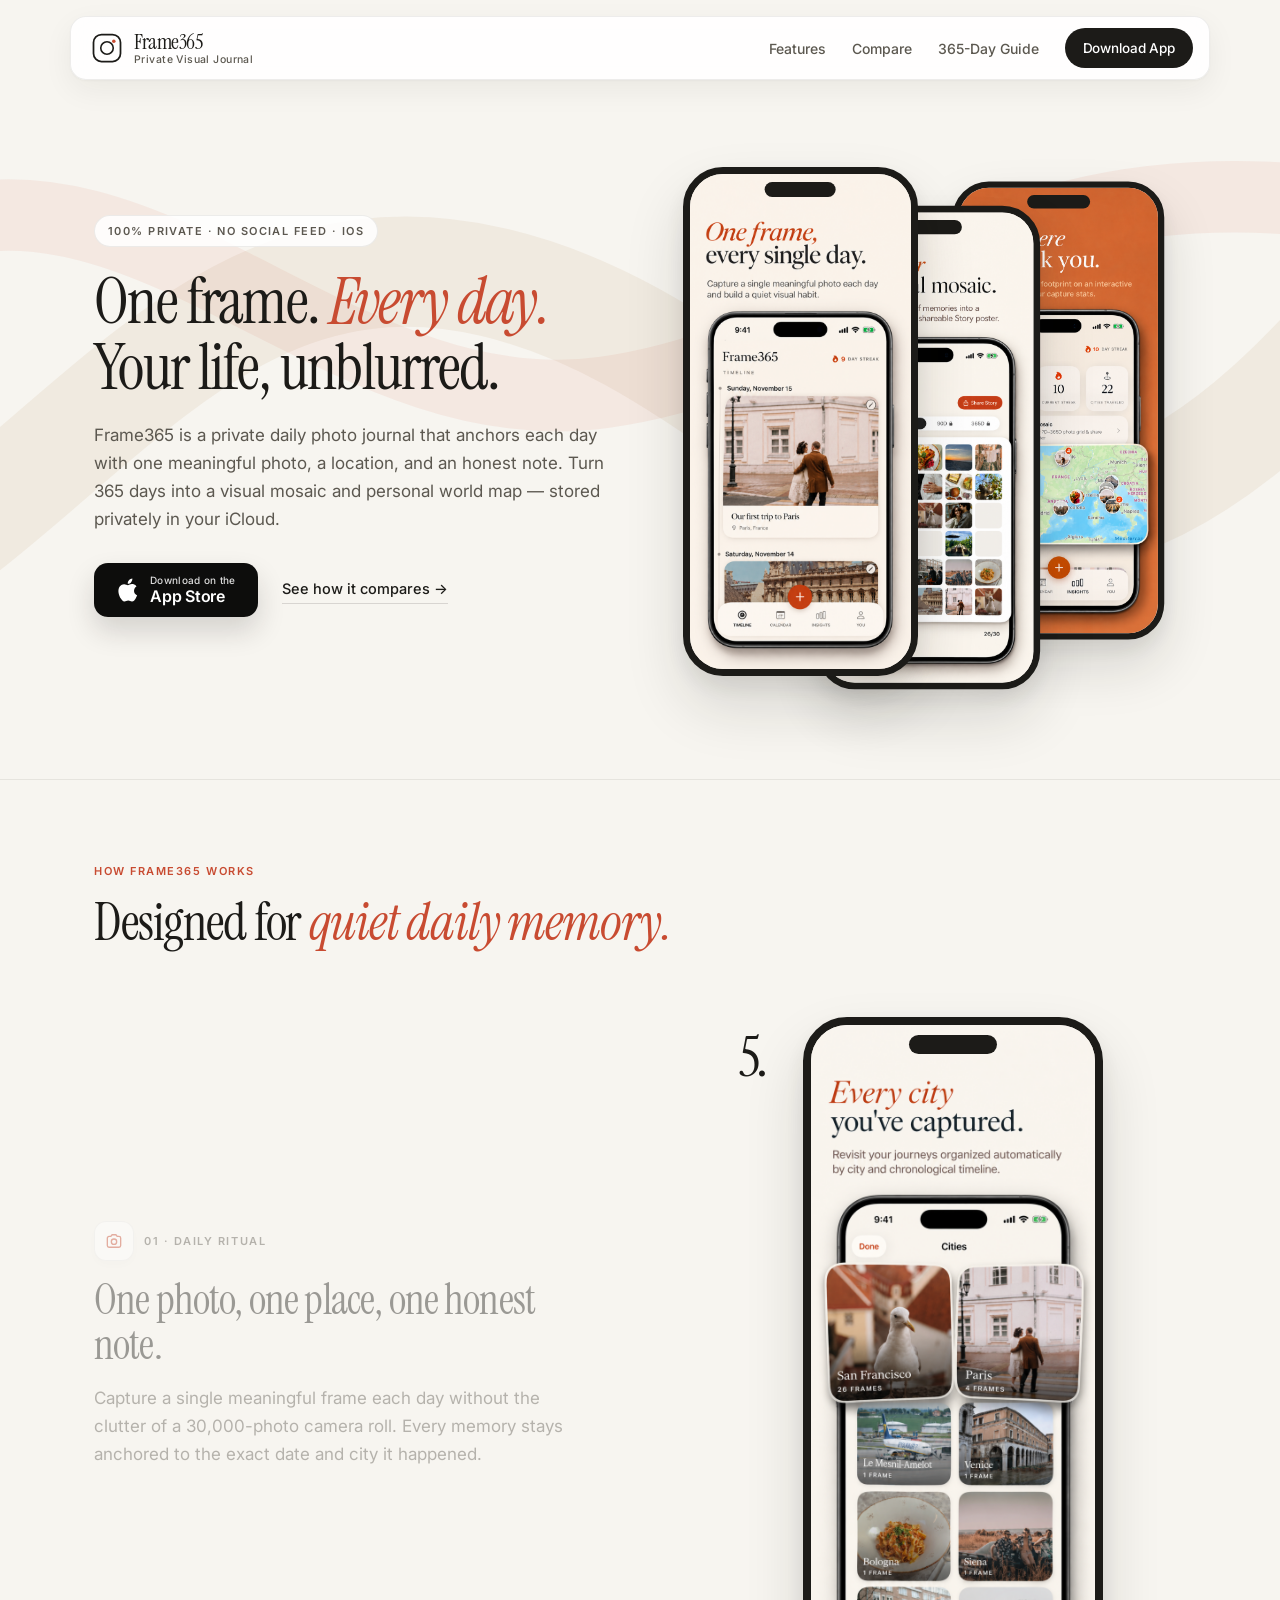
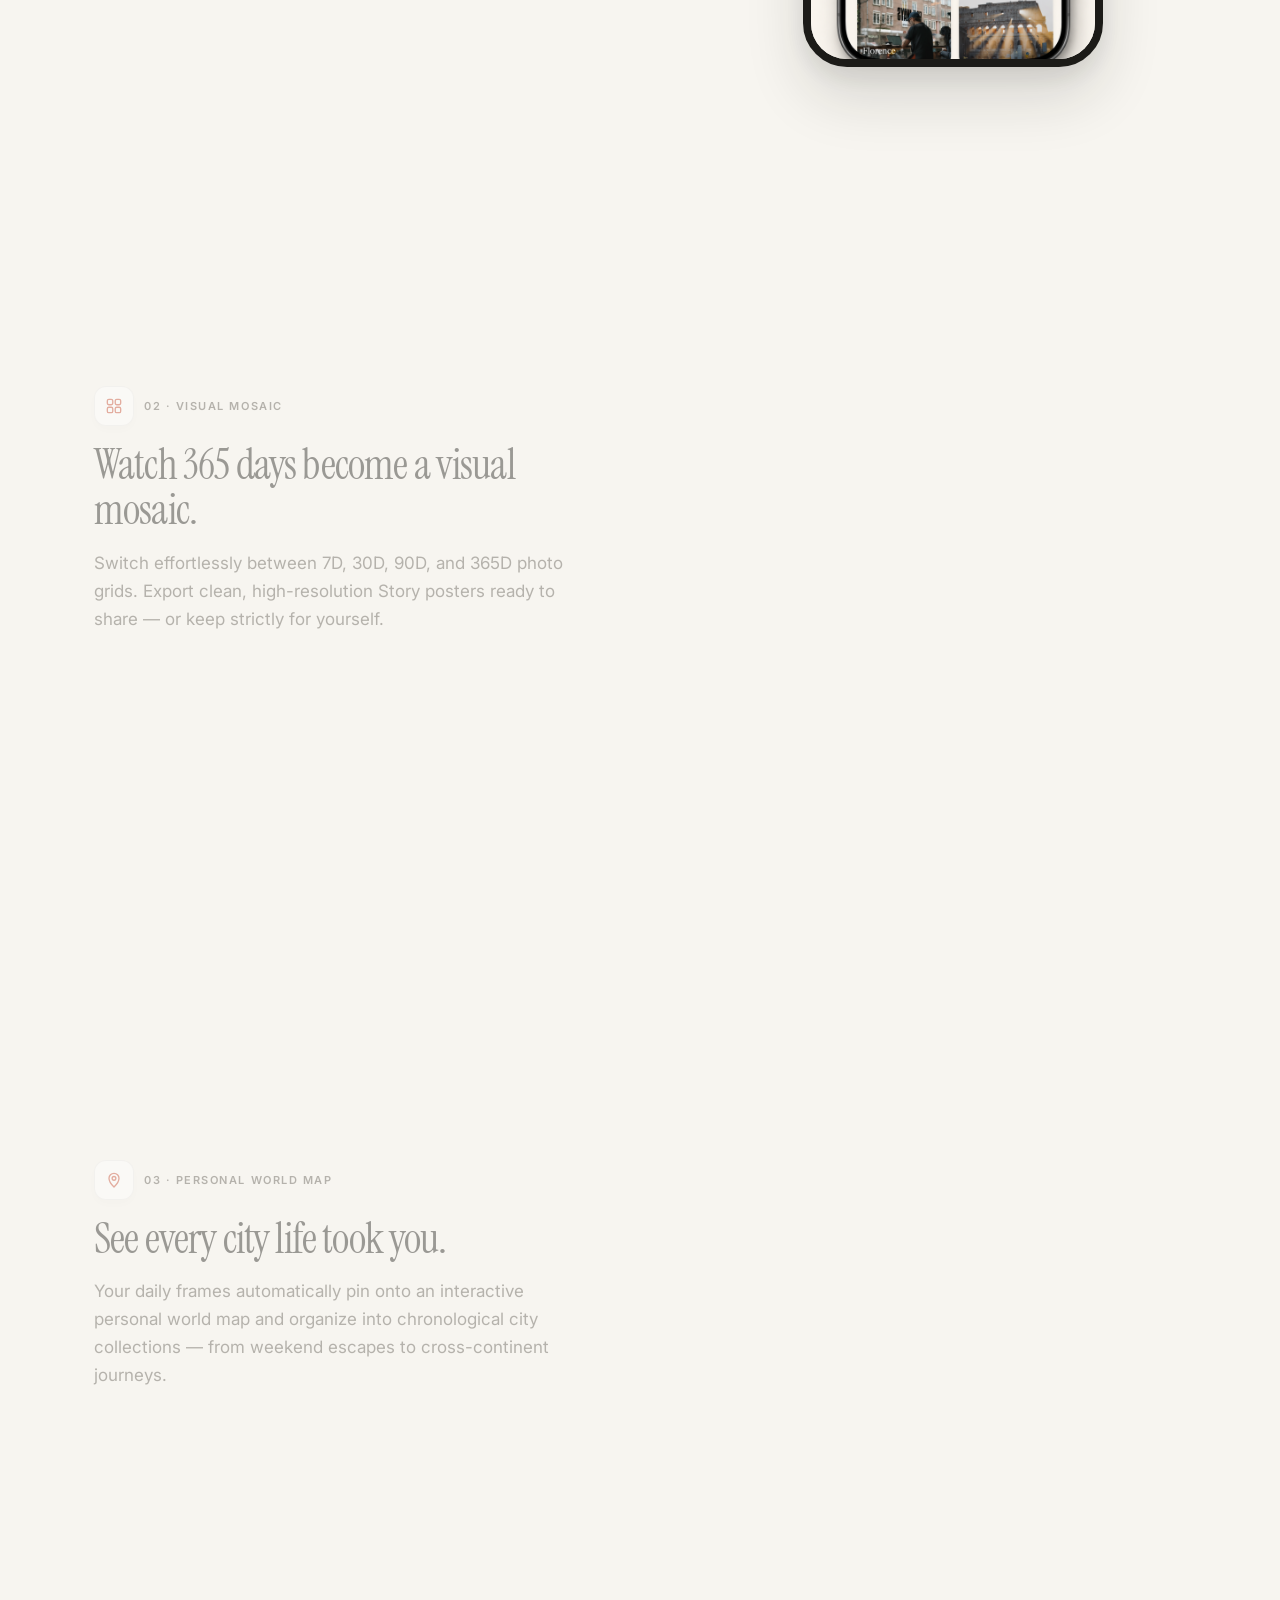
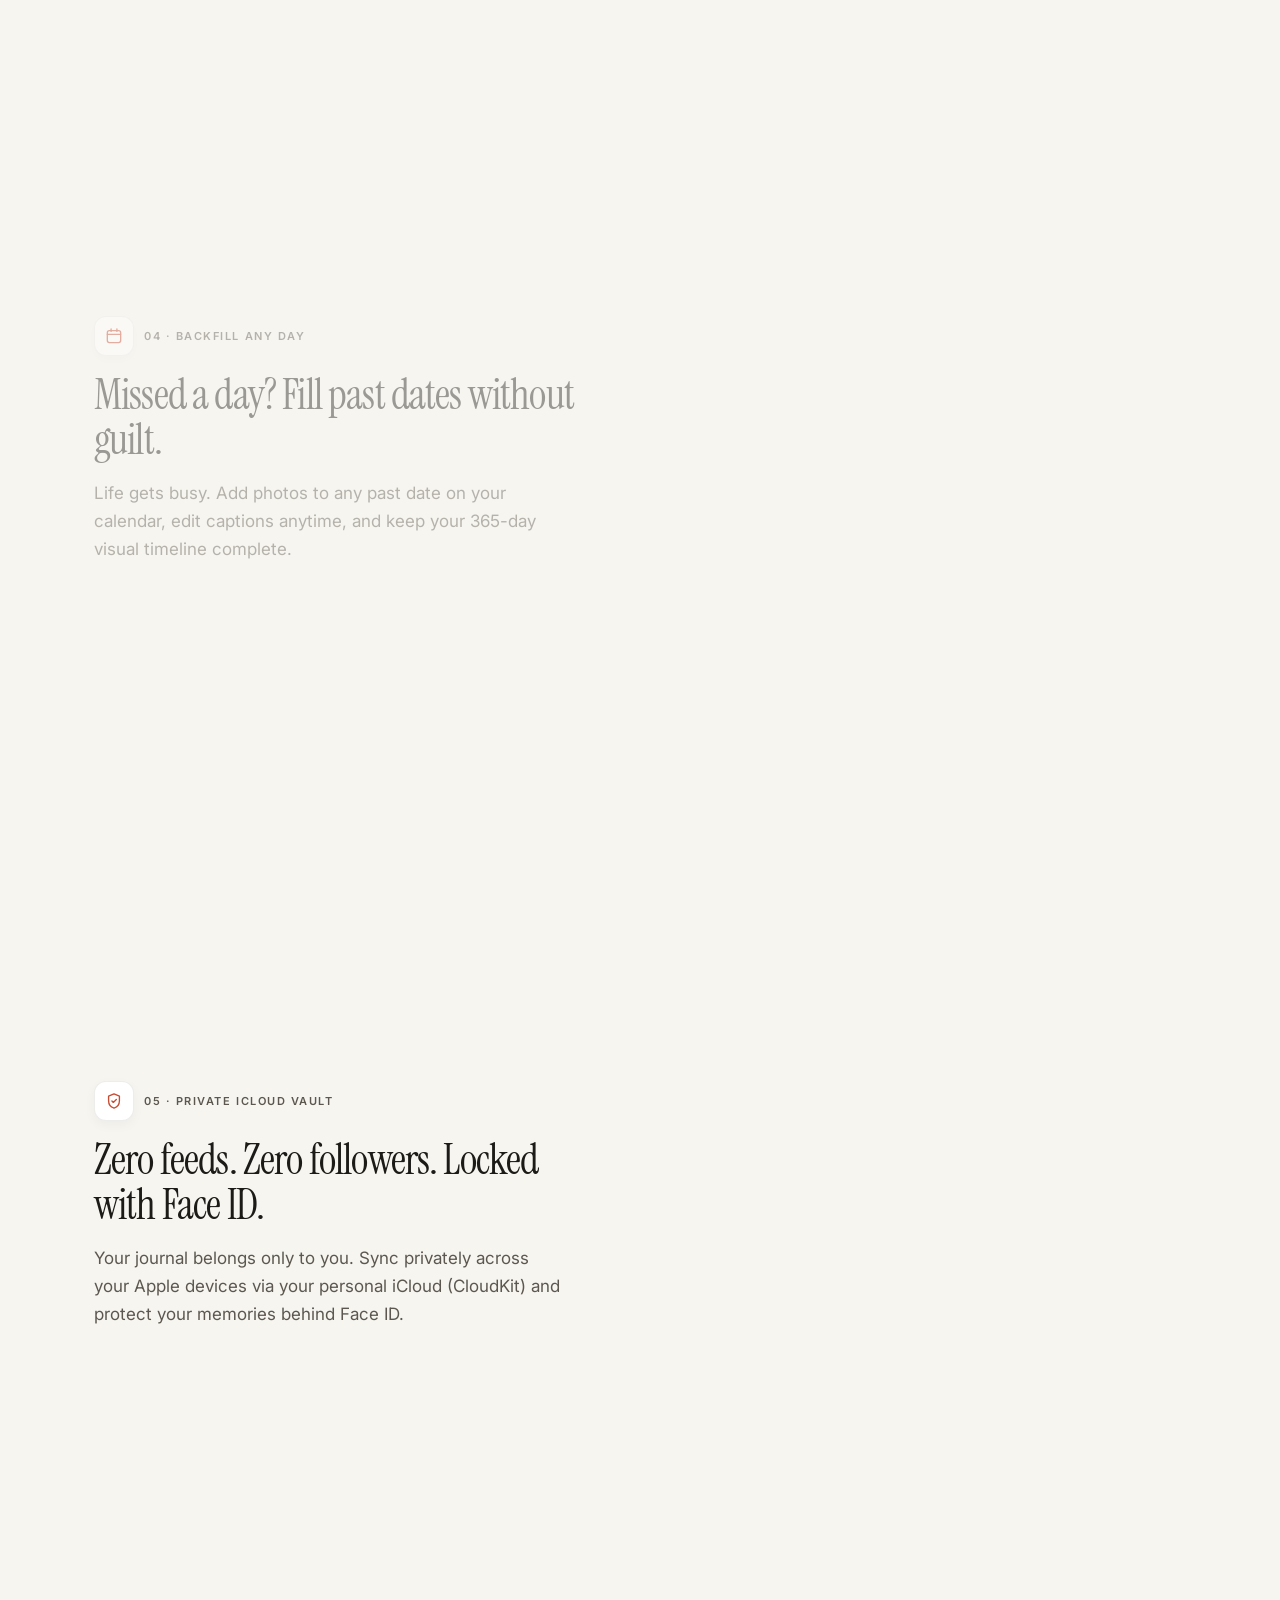
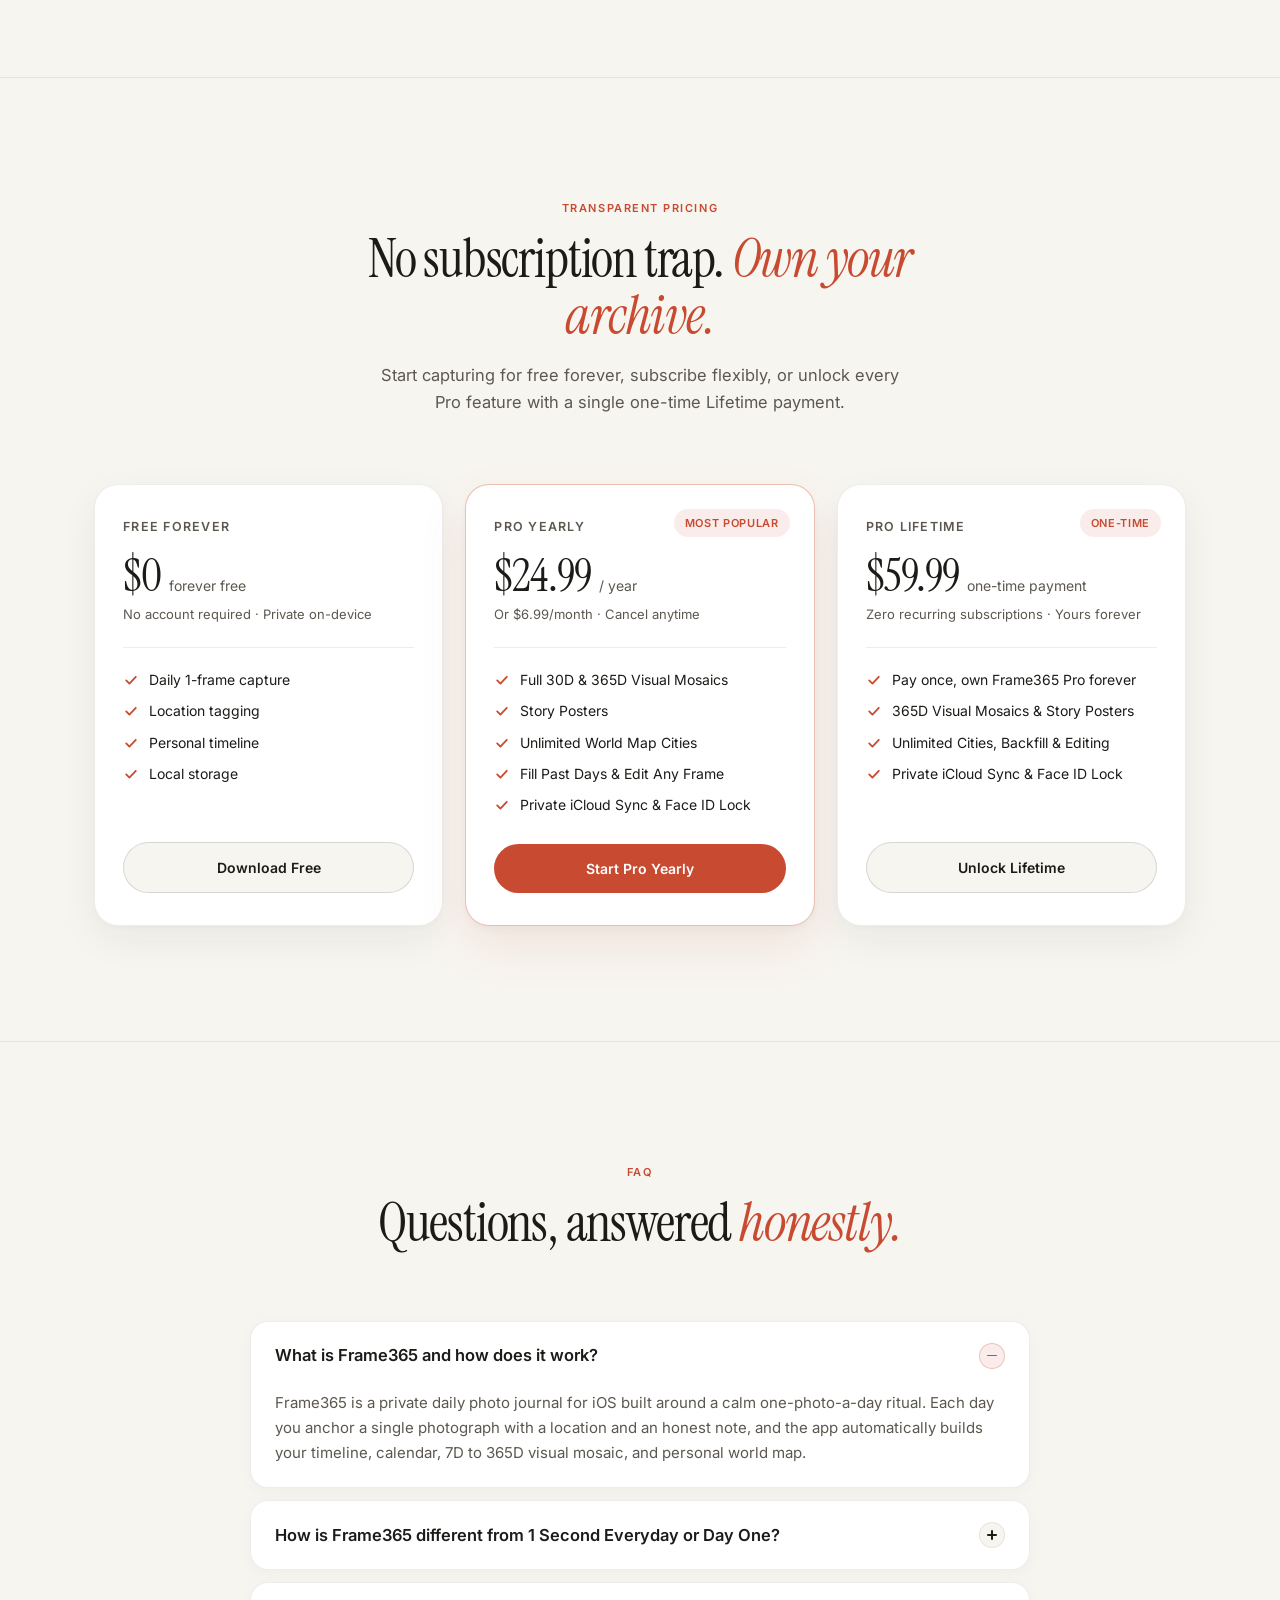
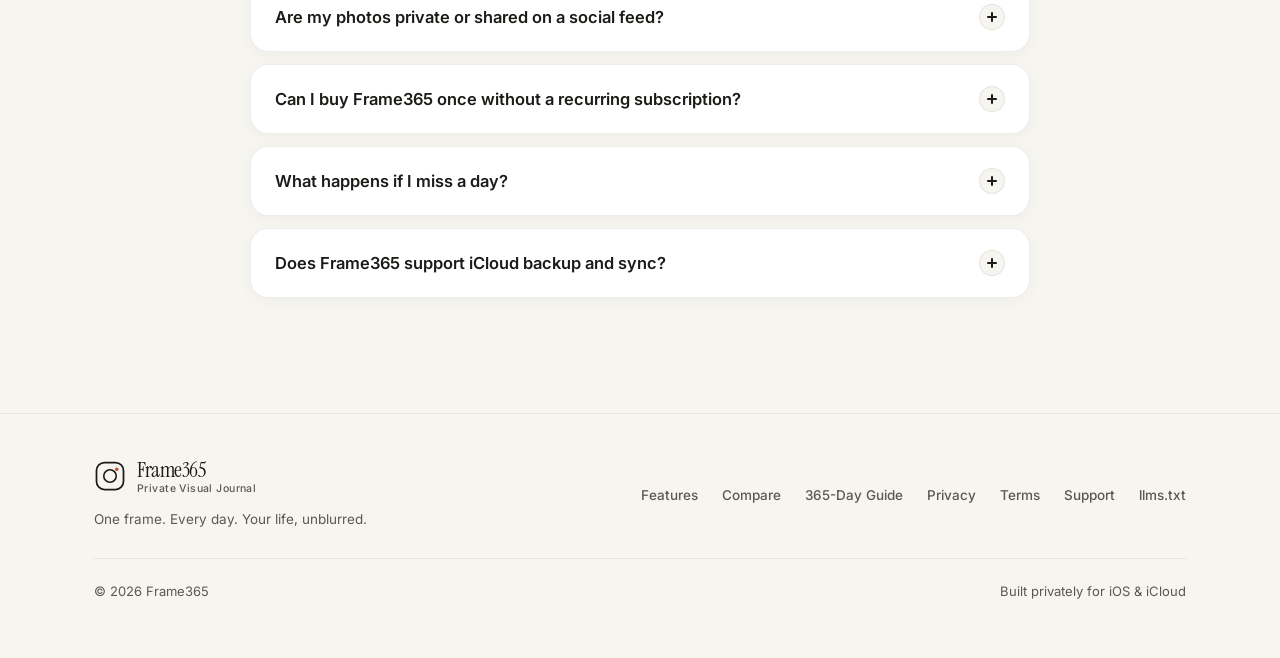
<file: index.html>
<!DOCTYPE html>
<html lang="en">
<head>
  <meta charset="utf-8">
  <meta name="viewport" content="width=device-width, initial-scale=1">
  <title>Frame365 — Private Daily Photo Journal &amp; 365-Day Visual Mosaic for iOS</title>
  <meta name="description" content="Frame365 is a private daily photo journal for iOS that anchors each day with one meaningful photo, a location, and an honest note. Turn 365 days into a visual mosaic and personal world map stored privately in your iCloud.">
  <meta name="robots" content="index, follow">
  <link rel="canonical" href="https://frame365.app/">

  <!-- Open Graph -->
  <meta property="og:type" content="website">
  <meta property="og:site_name" content="Frame365">
  <meta property="og:url" content="https://frame365.app/">
  <meta property="og:title" content="Frame365 — Private Daily Photo Journal &amp; 365-Day Visual Mosaic for iOS">
  <meta property="og:description" content="One frame. Every day. Your life, unblurred. A private daily photo journal for iOS with 365-day visual mosaics, personal world map, and optional Lifetime unlock.">
  <meta property="og:image" content="https://frame365.app/images/og-cover.png">

  <!-- Twitter Card -->
  <meta name="twitter:card" content="summary_large_image">
  <meta name="twitter:title" content="Frame365 — Private Daily Photo Journal &amp; 365-Day Visual Mosaic for iOS">
  <meta name="twitter:description" content="Anchor each day with one meaningful photo, a location, and an honest note. Stored privately in your iCloud.">
  <meta name="twitter:image" content="https://frame365.app/images/og-cover.png">

  <!-- Google Fonts: Instrument Serif & Inter -->
  <link rel="preconnect" href="https://fonts.googleapis.com">
  <link rel="preconnect" href="https://fonts.gstatic.com" crossorigin>
  <link href="https://fonts.googleapis.com/css2?family=Instrument+Serif:ital@0;1&family=Inter:wght@400;500;600&display=swap" rel="stylesheet">

  <link rel="stylesheet" href="styles.css">

  <!-- JSON-LD Structured Data: SoftwareApplication + FAQPage -->
  <script type="application/ld+json">
  {
    "@context": "https://schema.org",
    "@graph": [
      {
        "@type": "SoftwareApplication",
        "name": "Frame365 — Daily Photo Journal",
        "alternateName": "Frame365",
        "url": "https://frame365.app/",
        "downloadUrl": "https://apps.apple.com/us/app/frame365-daily-photo-journal/id6761685595",
        "installUrl": "https://apps.apple.com/us/app/frame365-daily-photo-journal/id6761685595",
        "operatingSystem": "iOS",
        "applicationCategory": "LifestyleApplication",
        "description": "Frame365 is a private daily photo journal for iOS that anchors each day with one meaningful photo, a location, and an honest note. Turn 365 days into a visual mosaic and personal world map stored privately in your iCloud.",
        "screenshot": [
          "https://frame365.app/images/hero-home.png",
          "https://frame365.app/images/ss-1-daily.png",
          "https://frame365.app/images/ss-2-mosaic.png",
          "https://frame365.app/images/ss-3-worldmap.png",
          "https://frame365.app/images/ss-4-backfill.png",
          "https://frame365.app/images/ss-5-privacy.png"
        ],
        "offers": [
          {
            "@type": "Offer",
            "name": "Free Forever",
            "price": "0",
            "priceCurrency": "USD",
            "description": "Daily 1-frame capture, location tagging, personal timeline, and local on-device storage."
          },
          {
            "@type": "Offer",
            "name": "Pro Monthly",
            "price": "6.99",
            "priceCurrency": "USD",
            "description": "Monthly Pro unlock including full 30D & 365D visual mosaics, Story posters, unlimited world map cities, backfill, editing, private iCloud sync, and Face ID lock."
          },
          {
            "@type": "Offer",
            "name": "Pro Yearly",
            "price": "24.99",
            "priceCurrency": "USD",
            "description": "Annual Pro unlock including full 30D & 365D visual mosaics, Story posters, unlimited world map cities, backfill, editing, private iCloud sync, and Face ID lock."
          },
          {
            "@type": "Offer",
            "name": "Pro Lifetime",
            "price": "59.99",
            "priceCurrency": "USD",
            "description": "One-time payment unlocking Frame365 Pro forever with zero recurring subscriptions."
          }
        ]
      },
      {
        "@type": "FAQPage",
        "mainEntity": [
          {
            "@type": "Question",
            "name": "What is Frame365 and how does it work?",
            "acceptedAnswer": {
              "@type": "Answer",
              "text": "Frame365 is a private daily photo journal for iOS built around a calm one-photo-a-day ritual. Each day you anchor a single photograph with a location and an honest note, and the app automatically builds your timeline, calendar, 7D to 365D visual mosaic, and personal world map."
            }
          },
          {
            "@type": "Question",
            "name": "How is Frame365 different from 1 Second Everyday or Day One?",
            "acceptedAnswer": {
              "@type": "Answer",
              "text": "Unlike 1 Second Everyday, which focuses on short video mashups, Frame365 is designed for still photography, concise daily reflections, city travel archives, and exportable visual mosaic grids. Unlike Day One, which is a multi-entry long-form text diary, Frame365 keeps a distraction-free one-frame-per-day cadence and offers an optional one-time Lifetime purchase instead of locking you into a permanent subscription."
            }
          },
          {
            "@type": "Question",
            "name": "Are my photos private or shared on a social feed?",
            "acceptedAnswer": {
              "@type": "Answer",
              "text": "Your photos are 100% private. Frame365 has zero social feeds, zero followers, zero public profiles, and zero third-party ad trackers. Your entries stay locally on your iPhone, with optional private Apple iCloud (CloudKit) sync and Face ID biometric lock."
            }
          },
          {
            "@type": "Question",
            "name": "Can I buy Frame365 once without a recurring subscription?",
            "acceptedAnswer": {
              "@type": "Answer",
              "text": "Yes. Frame365 offers a Free Forever tier, optional Pro Monthly ($6.99/month) and Pro Yearly ($24.99/year) subscriptions, and a Pro Lifetime one-time payment ($59.99) that unlocks every Pro feature permanently without recurring fees."
            }
          },
          {
            "@type": "Question",
            "name": "What happens if I miss a day?",
            "acceptedAnswer": {
              "@type": "Answer",
              "text": "Missing a day never locks your journal. That date simply stays open in your calendar and mosaic. With Frame365 Pro, you can tap any past date in your calendar to backfill a photo from your library, edit captions anytime, and keep your 365-day timeline complete."
            }
          },
          {
            "@type": "Question",
            "name": "Does Frame365 support iCloud backup and sync?",
            "acceptedAnswer": {
              "@type": "Answer",
              "text": "Yes. Frame365 Pro supports private iCloud backup and sync powered by Apple CloudKit. Your photos, notes, and location metadata sync privately through your personal Apple ID and restore seamlessly on a new iPhone."
            }
          }
        ]
      }
    ]
  }
  </script>
</head>
<body>

  <!-- 1. Floating Rounded Top Navbar -->
  <header class="site-header">
    <nav class="navbar" aria-label="Primary Navigation">
      <a href="/" class="brand" aria-label="Frame365 — Private Visual Journal">
        <svg class="brand-icon" viewBox="0 0 32 32" fill="none" aria-hidden="true">
          <rect x="2.5" y="2.5" width="27" height="27" rx="8" stroke="#1C1B18" stroke-width="1.75" />
          <circle cx="16" cy="16" r="6.25" stroke="#1C1B18" stroke-width="1.6" />
          <circle cx="22.8" cy="9.2" r="1.75" fill="#C84B31" />
        </svg>
        <span class="brand-text">
          <span class="brand-wordmark">Frame365</span>
          <span class="brand-subtitle">Private Visual Journal</span>
        </span>
      </a>

      <div class="nav-right">
        <ul class="nav-links">
          <li><a href="/features">Features</a></li>
          <li><a href="/compare">Compare</a></li>
          <li><a href="/guides/365-day-photo-journal">365-Day Guide</a></li>
        </ul>

        <a
          class="nav-pill-cta"
          href="https://apps.apple.com/us/app/frame365-daily-photo-journal/id6761685595"
          target="_blank"
          rel="noopener noreferrer"
        >
          <span>Download App</span>
        </a>

        <button
          type="button"
          class="nav-menu-toggle"
          id="mobile-menu-toggle"
          aria-label="Toggle navigation menu"
          aria-expanded="false"
          aria-controls="mobile-drawer"
        >
          <svg width="16" height="16" viewBox="0 0 16 16" fill="none" aria-hidden="true">
            <path d="M2.5 5H13.5M2.5 11H13.5" stroke="currentColor" stroke-width="1.5" stroke-linecap="round" />
          </svg>
        </button>
      </div>
    </nav>

    <div class="mobile-drawer" id="mobile-drawer" hidden>
      <ul class="mobile-drawer-list">
        <li><a href="/features">Features</a></li>
        <li><a href="/compare">Compare</a></li>
        <li><a href="/guides/365-day-photo-journal">365-Day Guide</a></li>
      </ul>
    </div>
  </header>

  <main>
    <!-- 2. Split Hero with 3 Layered iPhones & Organic Ribbon Background -->
    <section class="hero-section">
      <div class="hero-ribbon-bg" aria-hidden="true">
        <svg class="hero-ribbon-svg" viewBox="0 0 1440 760" fill="none" preserveAspectRatio="xMidYMid slice">
          <path
            d="M-120 560C120 420 260 150 560 220C840 285 960 560 1240 460C1380 410 1480 280 1560 190"
            stroke="rgba(217, 198, 176, 0.25)"
            stroke-width="120"
            stroke-linecap="round"
          />
          <path
            d="M-80 170C180 60 390 380 680 340C970 300 1090 70 1520 140"
            stroke="rgba(200, 75, 49, 0.08)"
            stroke-width="78"
            stroke-linecap="round"
          />
        </svg>
      </div>

      <div class="container">
        <div class="hero-grid">
          <div class="hero-copy">
            <span class="hero-pill">100% PRIVATE · NO SOCIAL FEED · IOS</span>

            <h1 class="editorial-heading hero-title">
              One frame. <em>Every day.</em> Your life, unblurred.
            </h1>

            <p class="hero-description">
              Frame365 is a private daily photo journal that anchors each day with one meaningful photo, a location, and an honest note. Turn 365 days into a visual mosaic and personal world map — stored privately in your iCloud.
            </p>

            <div class="hero-actions">
              <a
                class="apple-badge"
                href="https://apps.apple.com/us/app/frame365-daily-photo-journal/id6761685595"
                target="_blank"
                rel="noopener noreferrer"
              >
                <svg class="apple-badge-icon" viewBox="0 0 24 28" fill="currentColor" aria-hidden="true">
                  <path d="M19.66 14.84c-.03-3.17 2.59-4.7 2.71-4.77-1.48-2.16-3.78-2.46-4.59-2.49-1.93-.2-3.8 1.15-4.79 1.15-1 0-2.51-1.13-4.14-1.1-2.11.03-4.08 1.24-5.16 3.13-2.22 3.85-.57 9.53 1.57 12.64 1.06 1.52 2.31 3.22 3.95 3.16 1.6-.07 2.2-1.02 4.13-1.02 1.92 0 2.48 1.02 4.14.98 1.72-.03 2.8-1.53 3.83-3.06 1.23-1.78 1.72-3.52 1.75-3.61-.04-.02-3.36-1.29-3.4-5.01zM16.53 5.56c.86-1.06 1.45-2.51 1.29-3.98-1.24.05-2.79.84-3.68 1.88-.79.92-1.5 2.42-1.32 3.84 1.4.11 2.84-.7 3.71-1.74z"/>
                </svg>
                <span class="apple-badge-copy">
                  <span class="apple-badge-kicker">Download on the</span>
                  <span class="apple-badge-title">App Store</span>
                </span>
              </a>

              <a class="hero-compare-link" href="/compare">See how it compares &rarr;</a>
            </div>
          </div>

          <div class="hero-cascade" aria-label="Frame365 iPhone app screenshots preview">
            <div class="cascade-phone cascade-phone--back">
              <img
                src="images/ss-3-worldmap.png"
                alt="Frame365 personal world map and city collections on iPhone"
                width="393"
                height="852"
                loading="eager"
                decoding="async"
              >
            </div>
            <div class="cascade-phone cascade-phone--middle">
              <img
                src="images/ss-2-mosaic.png"
                alt="Frame365 365-day visual mosaic grid on iPhone"
                width="393"
                height="852"
                loading="eager"
                decoding="async"
              >
            </div>
            <div class="cascade-phone cascade-phone--front">
              <img
                src="images/hero-home.png"
                alt="Frame365 daily photo journal timeline home screen on iPhone"
                width="393"
                height="852"
                loading="eager"
                decoding="async"
              >
            </div>
          </div>
        </div>
      </div>
    </section>

    <!-- 3. Core Feature Section: Sticky Split-Screen Scrollytelling -->
    <section class="scrolly-section" id="scrollytelling" aria-labelledby="scrolly-heading">
      <div class="container">
        <div class="scrolly-intro">
          <span class="eyebrow">HOW FRAME365 WORKS</span>
          <h2 class="editorial-heading" id="scrolly-heading">
            Designed for <em>quiet daily memory.</em>
          </h2>
        </div>

        <div class="scrolly-container">
          <!-- Left Column: Scrolling Narrative Steps -->
          <div class="story-steps">
            <!-- Step 1 -->
            <article class="story-step is-active" data-step="1">
              <div class="story-step-badge">
                <span class="story-step-icon" aria-hidden="true">
                  <svg width="20" height="20" viewBox="0 0 24 24" fill="none">
                    <path d="M4 8.5C4 7.4 4.9 6.5 6 6.5H8.2L9.7 4.5H14.3L15.8 6.5H18C19.1 6.5 20 7.4 20 8.5V17.5C20 18.6 19.1 19.5 18 19.5H6C4.9 19.5 4 18.6 4 17.5V8.5Z" stroke="currentColor" stroke-width="1.6" stroke-linejoin="round"/>
                    <circle cx="12" cy="12.8" r="3.2" stroke="currentColor" stroke-width="1.6"/>
                  </svg>
                </span>
                <span class="story-step-tag">01 · DAILY RITUAL</span>
              </div>
              <h3 class="story-step-title">One photo, one place, one honest note.</h3>
              <p class="story-step-body">
                Capture a single meaningful frame each day without the clutter of a 30,000-photo camera roll. Every memory stays anchored to the exact date and city it happened.
              </p>
              <div class="story-mobile-device">
                <img
                  src="images/ss-1-daily.png"
                  alt="Frame365 daily capture flow showing photo, note, and city location"
                  width="393"
                  height="852"
                  loading="lazy"
                  decoding="async"
                >
              </div>
            </article>

            <!-- Step 2 -->
            <article class="story-step" data-step="2">
              <div class="story-step-badge">
                <span class="story-step-icon" aria-hidden="true">
                  <svg width="20" height="20" viewBox="0 0 24 24" fill="none">
                    <rect x="4" y="4" width="6.5" height="6.5" rx="1.8" stroke="currentColor" stroke-width="1.6"/>
                    <rect x="13.5" y="4" width="6.5" height="6.5" rx="1.8" stroke="currentColor" stroke-width="1.6"/>
                    <rect x="4" y="13.5" width="6.5" height="6.5" rx="1.8" stroke="currentColor" stroke-width="1.6"/>
                    <rect x="13.5" y="13.5" width="6.5" height="6.5" rx="1.8" stroke="currentColor" stroke-width="1.6"/>
                  </svg>
                </span>
                <span class="story-step-tag">02 · VISUAL MOSAIC</span>
              </div>
              <h3 class="story-step-title">Watch 365 days become a visual mosaic.</h3>
              <p class="story-step-body">
                Switch effortlessly between 7D, 30D, 90D, and 365D photo grids. Export clean, high-resolution Story posters ready to share — or keep strictly for yourself.
              </p>
              <div class="story-mobile-device">
                <img
                  src="images/ss-2-mosaic.png"
                  alt="Frame365 visual mosaic screen displaying 7D, 30D, 90D, and 365D photo grids"
                  width="393"
                  height="852"
                  loading="lazy"
                  decoding="async"
                >
              </div>
            </article>

            <!-- Step 3 -->
            <article class="story-step" data-step="3">
              <div class="story-step-badge">
                <span class="story-step-icon" aria-hidden="true">
                  <svg width="20" height="20" viewBox="0 0 24 24" fill="none">
                    <path d="M12 20.5C12 20.5 18 14.9 18 10C18 6.69 15.31 4 12 4C8.69 4 6 6.69 6 10C6 14.9 12 20.5 12 20.5Z" stroke="currentColor" stroke-width="1.6" stroke-linejoin="round"/>
                    <circle cx="12" cy="10" r="2.25" stroke="currentColor" stroke-width="1.6"/>
                  </svg>
                </span>
                <span class="story-step-tag">03 · PERSONAL WORLD MAP</span>
              </div>
              <h3 class="story-step-title">See every city life took you.</h3>
              <p class="story-step-body">
                Your daily frames automatically pin onto an interactive personal world map and organize into chronological city collections — from weekend escapes to cross-continent journeys.
              </p>
              <div class="story-mobile-device">
                <img
                  src="images/ss-3-worldmap.png"
                  alt="Frame365 personal world map showing clustered city photo pins"
                  width="393"
                  height="852"
                  loading="lazy"
                  decoding="async"
                >
              </div>
            </article>

            <!-- Step 4 -->
            <article class="story-step" data-step="4">
              <div class="story-step-badge">
                <span class="story-step-icon" aria-hidden="true">
                  <svg width="20" height="20" viewBox="0 0 24 24" fill="none">
                    <rect x="4" y="5.5" width="16" height="14.5" rx="2.5" stroke="currentColor" stroke-width="1.6"/>
                    <path d="M4 10H20M8.5 3.5V6.5M15.5 3.5V6.5" stroke="currentColor" stroke-width="1.6" stroke-linecap="round"/>
                  </svg>
                </span>
                <span class="story-step-tag">04 · BACKFILL ANY DAY</span>
              </div>
              <h3 class="story-step-title">Missed a day? Fill past dates without guilt.</h3>
              <p class="story-step-body">
                Life gets busy. Add photos to any past date on your calendar, edit captions anytime, and keep your 365-day visual timeline complete.
              </p>
              <div class="story-mobile-device">
                <img
                  src="images/ss-4-backfill.png"
                  alt="Frame365 monthly calendar allowing retroactive backfill of past dates"
                  width="393"
                  height="852"
                  loading="lazy"
                  decoding="async"
                >
              </div>
            </article>

            <!-- Step 5 -->
            <article class="story-step" data-step="5">
              <div class="story-step-badge">
                <span class="story-step-icon" aria-hidden="true">
                  <svg width="20" height="20" viewBox="0 0 24 24" fill="none">
                    <path d="M12 3.5L18.5 6.2V11.6C18.5 15.8 15.7 19.3 12 20.5C8.3 19.3 5.5 15.8 5.5 11.6V6.2L12 3.5Z" stroke="currentColor" stroke-width="1.6" stroke-linejoin="round"/>
                    <path d="M9.5 12L11.2 13.7L14.8 10.1" stroke="currentColor" stroke-width="1.6" stroke-linecap="round" stroke-linejoin="round"/>
                  </svg>
                </span>
                <span class="story-step-tag">05 · PRIVATE ICLOUD VAULT</span>
              </div>
              <h3 class="story-step-title">Zero feeds. Zero followers. Locked with Face ID.</h3>
              <p class="story-step-body">
                Your journal belongs only to you. Sync privately across your Apple devices via your personal iCloud (CloudKit) and protect your memories behind Face ID.
              </p>
              <div class="story-mobile-device">
                <img
                  src="images/ss-5-privacy.png"
                  alt="Frame365 private vault settings showing Face ID lock and iCloud CloudKit sync"
                  width="393"
                  height="852"
                  loading="lazy"
                  decoding="async"
                >
              </div>
            </article>
          </div>

          <!-- Right Column: Sticky Pinned iPhone Stage (Desktop >= 900px) -->
          <div class="story-sticky-col" aria-hidden="true">
            <div class="story-stage">
              <span class="story-counter" id="story-step-counter">1.</span>
              <div class="story-sticky-phone">
                <img
                  src="images/ss-1-daily.png"
                  alt=""
                  class="story-sticky-img is-active"
                  data-step-img="1"
                  width="393"
                  height="852"
                >
                <img
                  src="images/ss-2-mosaic.png"
                  alt=""
                  class="story-sticky-img"
                  data-step-img="2"
                  width="393"
                  height="852"
                >
                <img
                  src="images/ss-3-worldmap.png"
                  alt=""
                  class="story-sticky-img"
                  data-step-img="3"
                  width="393"
                  height="852"
                >
                <img
                  src="images/ss-4-backfill.png"
                  alt=""
                  class="story-sticky-img"
                  data-step-img="4"
                  width="393"
                  height="852"
                >
                <img
                  src="images/ss-5-privacy.png"
                  alt=""
                  class="story-sticky-img"
                  data-step-img="5"
                  width="393"
                  height="852"
                >
              </div>
            </div>
          </div>
        </div>
      </div>
    </section>

    <!-- 4. Transparent Pricing Section (No Subscription Trap) -->
    <section class="pricing-section" id="pricing" aria-labelledby="pricing-heading">
      <div class="container">
        <div class="section-header">
          <span class="eyebrow">TRANSPARENT PRICING</span>
          <h2 class="editorial-heading" id="pricing-heading">
            No subscription trap. <em>Own your archive.</em>
          </h2>
          <p>
            Start capturing for free forever, subscribe flexibly, or unlock every Pro feature with a single one-time Lifetime payment.
          </p>
        </div>

        <div class="pricing-grid">
          <!-- Free Forever -->
          <article class="pricing-card">
            <p class="pricing-tier">Free Forever</p>
            <div class="pricing-price">
              <span class="pricing-amount">$0</span>
              <span class="pricing-cadence">forever free</span>
            </div>
            <p class="pricing-subnote">No account required · Private on-device</p>
            <div class="pricing-divider"></div>
            <ul class="pricing-features">
              <li>
                <svg class="pricing-check" viewBox="0 0 16 16" fill="none" aria-hidden="true">
                  <path d="M3.2 8.4L6.4 11.6L12.8 4.8" stroke="currentColor" stroke-width="1.8" stroke-linecap="round" stroke-linejoin="round"/>
                </svg>
                <span>Daily 1-frame capture</span>
              </li>
              <li>
                <svg class="pricing-check" viewBox="0 0 16 16" fill="none" aria-hidden="true">
                  <path d="M3.2 8.4L6.4 11.6L12.8 4.8" stroke="currentColor" stroke-width="1.8" stroke-linecap="round" stroke-linejoin="round"/>
                </svg>
                <span>Location tagging</span>
              </li>
              <li>
                <svg class="pricing-check" viewBox="0 0 16 16" fill="none" aria-hidden="true">
                  <path d="M3.2 8.4L6.4 11.6L12.8 4.8" stroke="currentColor" stroke-width="1.8" stroke-linecap="round" stroke-linejoin="round"/>
                </svg>
                <span>Personal timeline</span>
              </li>
              <li>
                <svg class="pricing-check" viewBox="0 0 16 16" fill="none" aria-hidden="true">
                  <path d="M3.2 8.4L6.4 11.6L12.8 4.8" stroke="currentColor" stroke-width="1.8" stroke-linecap="round" stroke-linejoin="round"/>
                </svg>
                <span>Local storage</span>
              </li>
            </ul>
            <a
              class="pricing-cta pricing-cta--secondary"
              href="https://apps.apple.com/us/app/frame365-daily-photo-journal/id6761685595"
              target="_blank"
              rel="noopener noreferrer"
            >Download Free</a>
          </article>

          <!-- Pro Yearly -->
          <article class="pricing-card pricing-card--popular">
            <span class="pricing-badge">Most Popular</span>
            <p class="pricing-tier">Pro Yearly</p>
            <div class="pricing-price">
              <span class="pricing-amount">$24.99</span>
              <span class="pricing-cadence">/ year</span>
            </div>
            <p class="pricing-subnote">Or $6.99/month · Cancel anytime</p>
            <div class="pricing-divider"></div>
            <ul class="pricing-features">
              <li>
                <svg class="pricing-check" viewBox="0 0 16 16" fill="none" aria-hidden="true">
                  <path d="M3.2 8.4L6.4 11.6L12.8 4.8" stroke="currentColor" stroke-width="1.8" stroke-linecap="round" stroke-linejoin="round"/>
                </svg>
                <span>Full 30D &amp; 365D Visual Mosaics</span>
              </li>
              <li>
                <svg class="pricing-check" viewBox="0 0 16 16" fill="none" aria-hidden="true">
                  <path d="M3.2 8.4L6.4 11.6L12.8 4.8" stroke="currentColor" stroke-width="1.8" stroke-linecap="round" stroke-linejoin="round"/>
                </svg>
                <span>Story Posters</span>
              </li>
              <li>
                <svg class="pricing-check" viewBox="0 0 16 16" fill="none" aria-hidden="true">
                  <path d="M3.2 8.4L6.4 11.6L12.8 4.8" stroke="currentColor" stroke-width="1.8" stroke-linecap="round" stroke-linejoin="round"/>
                </svg>
                <span>Unlimited World Map Cities</span>
              </li>
              <li>
                <svg class="pricing-check" viewBox="0 0 16 16" fill="none" aria-hidden="true">
                  <path d="M3.2 8.4L6.4 11.6L12.8 4.8" stroke="currentColor" stroke-width="1.8" stroke-linecap="round" stroke-linejoin="round"/>
                </svg>
                <span>Fill Past Days &amp; Edit Any Frame</span>
              </li>
              <li>
                <svg class="pricing-check" viewBox="0 0 16 16" fill="none" aria-hidden="true">
                  <path d="M3.2 8.4L6.4 11.6L12.8 4.8" stroke="currentColor" stroke-width="1.8" stroke-linecap="round" stroke-linejoin="round"/>
                </svg>
                <span>Private iCloud Sync &amp; Face ID Lock</span>
              </li>
            </ul>
            <a
              class="pricing-cta pricing-cta--primary"
              href="https://apps.apple.com/us/app/frame365-daily-photo-journal/id6761685595"
              target="_blank"
              rel="noopener noreferrer"
            >Start Pro Yearly</a>
          </article>

          <!-- Pro Lifetime -->
          <article class="pricing-card">
            <span class="pricing-badge">One-Time</span>
            <p class="pricing-tier">Pro Lifetime</p>
            <div class="pricing-price">
              <span class="pricing-amount">$59.99</span>
              <span class="pricing-cadence">one-time payment</span>
            </div>
            <p class="pricing-subnote">Zero recurring subscriptions · Yours forever</p>
            <div class="pricing-divider"></div>
            <ul class="pricing-features">
              <li>
                <svg class="pricing-check" viewBox="0 0 16 16" fill="none" aria-hidden="true">
                  <path d="M3.2 8.4L6.4 11.6L12.8 4.8" stroke="currentColor" stroke-width="1.8" stroke-linecap="round" stroke-linejoin="round"/>
                </svg>
                <span>Pay once, own Frame365 Pro forever</span>
              </li>
              <li>
                <svg class="pricing-check" viewBox="0 0 16 16" fill="none" aria-hidden="true">
                  <path d="M3.2 8.4L6.4 11.6L12.8 4.8" stroke="currentColor" stroke-width="1.8" stroke-linecap="round" stroke-linejoin="round"/>
                </svg>
                <span>365D Visual Mosaics &amp; Story Posters</span>
              </li>
              <li>
                <svg class="pricing-check" viewBox="0 0 16 16" fill="none" aria-hidden="true">
                  <path d="M3.2 8.4L6.4 11.6L12.8 4.8" stroke="currentColor" stroke-width="1.8" stroke-linecap="round" stroke-linejoin="round"/>
                </svg>
                <span>Unlimited Cities, Backfill &amp; Editing</span>
              </li>
              <li>
                <svg class="pricing-check" viewBox="0 0 16 16" fill="none" aria-hidden="true">
                  <path d="M3.2 8.4L6.4 11.6L12.8 4.8" stroke="currentColor" stroke-width="1.8" stroke-linecap="round" stroke-linejoin="round"/>
                </svg>
                <span>Private iCloud Sync &amp; Face ID Lock</span>
              </li>
            </ul>
            <a
              class="pricing-cta pricing-cta--secondary"
              href="https://apps.apple.com/us/app/frame365-daily-photo-journal/id6761685595"
              target="_blank"
              rel="noopener noreferrer"
            >Unlock Lifetime</a>
          </article>
        </div>
      </div>
    </section>

    <!-- 5. LLM-Optimized FAQ Accordion (6 Questions) -->
    <section class="faq-section" id="faq" aria-labelledby="faq-heading">
      <div class="container">
        <div class="section-header">
          <span class="eyebrow">FAQ</span>
          <h2 class="editorial-heading" id="faq-heading">
            Questions, answered <em>honestly.</em>
          </h2>
        </div>

        <div class="faq-list">
          <details class="faq-item" open>
            <summary class="faq-summary">
              <span>What is Frame365 and how does it work?</span>
              <span class="faq-plus" aria-hidden="true"></span>
            </summary>
            <div class="faq-answer">
              <p>Frame365 is a private daily photo journal for iOS built around a calm one-photo-a-day ritual. Each day you anchor a single photograph with a location and an honest note, and the app automatically builds your timeline, calendar, 7D to 365D visual mosaic, and personal world map.</p>
            </div>
          </details>

          <details class="faq-item">
            <summary class="faq-summary">
              <span>How is Frame365 different from 1 Second Everyday or Day One?</span>
              <span class="faq-plus" aria-hidden="true"></span>
            </summary>
            <div class="faq-answer">
              <p>Unlike 1 Second Everyday, which focuses on short video mashups, Frame365 is designed for still photography, concise daily reflections, city travel archives, and exportable visual mosaic grids. Unlike Day One, which is a multi-entry long-form text diary, Frame365 keeps a distraction-free one-frame-per-day cadence and offers an optional one-time Lifetime purchase instead of locking you into a permanent subscription.</p>
            </div>
          </details>

          <details class="faq-item">
            <summary class="faq-summary">
              <span>Are my photos private or shared on a social feed?</span>
              <span class="faq-plus" aria-hidden="true"></span>
            </summary>
            <div class="faq-answer">
              <p>Your photos are 100% private. Frame365 has zero social feeds, zero followers, zero public profiles, and zero third-party ad trackers. Your entries stay locally on your iPhone, with optional private Apple iCloud (CloudKit) sync and Face ID biometric lock.</p>
            </div>
          </details>

          <details class="faq-item">
            <summary class="faq-summary">
              <span>Can I buy Frame365 once without a recurring subscription?</span>
              <span class="faq-plus" aria-hidden="true"></span>
            </summary>
            <div class="faq-answer">
              <p>Yes. Frame365 offers a Free Forever tier, optional Pro Monthly ($6.99/month) and Pro Yearly ($24.99/year) subscriptions, and a Pro Lifetime one-time payment ($59.99) that unlocks every Pro feature permanently without recurring fees.</p>
            </div>
          </details>

          <details class="faq-item">
            <summary class="faq-summary">
              <span>What happens if I miss a day?</span>
              <span class="faq-plus" aria-hidden="true"></span>
            </summary>
            <div class="faq-answer">
              <p>Missing a day never locks your journal. That date simply stays open in your calendar and mosaic. With Frame365 Pro, you can tap any past date in your calendar to backfill a photo from your library, edit captions anytime, and keep your 365-day timeline complete.</p>
            </div>
          </details>

          <details class="faq-item">
            <summary class="faq-summary">
              <span>Does Frame365 support iCloud backup and sync?</span>
              <span class="faq-plus" aria-hidden="true"></span>
            </summary>
            <div class="faq-answer">
              <p>Yes. Frame365 Pro supports private iCloud backup and sync powered by Apple CloudKit. Your photos, notes, and location metadata sync privately through your personal Apple ID and restore seamlessly on a new iPhone.</p>
            </div>
          </details>
        </div>
      </div>
    </section>
  </main>

  <!-- 6. Minimal Editorial Footer -->
  <footer class="site-footer">
    <div class="container">
      <div class="footer-inner">
        <div>
          <a href="/" class="brand" aria-label="Frame365 Home">
            <svg class="brand-icon" viewBox="0 0 32 32" fill="none" aria-hidden="true">
              <rect x="2.5" y="2.5" width="27" height="27" rx="8" stroke="#1C1B18" stroke-width="1.75" />
              <circle cx="16" cy="16" r="6.25" stroke="#1C1B18" stroke-width="1.6" />
              <circle cx="22.8" cy="9.2" r="1.75" fill="#C84B31" />
            </svg>
            <span class="brand-text">
              <span class="brand-wordmark">Frame365</span>
              <span class="brand-subtitle">Private Visual Journal</span>
            </span>
          </a>
          <p class="footer-tagline">One frame. Every day. Your life, unblurred.</p>
        </div>

        <ul class="footer-links">
          <li><a href="/features">Features</a></li>
          <li><a href="/compare">Compare</a></li>
          <li><a href="/guides/365-day-photo-journal">365-Day Guide</a></li>
          <li><a href="/privacy">Privacy</a></li>
          <li><a href="/terms">Terms</a></li>
          <li><a href="/support">Support</a></li>
          <li><a href="/llms.txt">llms.txt</a></li>
        </ul>
      </div>

      <div class="footer-bottom">
        <span>&copy; 2026 Frame365</span>
        <span>Built privately for iOS &amp; iCloud</span>
      </div>
    </div>
  </footer>

  <!-- Vanilla JS: Sticky Scrollytelling Observer, Mobile Menu & Single-Open FAQ -->
  <script>
    (function () {
      // Mobile Navigation Drawer
      var menuToggle = document.getElementById('mobile-menu-toggle');
      var mobileDrawer = document.getElementById('mobile-drawer');
      if (menuToggle && mobileDrawer) {
        menuToggle.addEventListener('click', function () {
          var expanded = menuToggle.getAttribute('aria-expanded') === 'true';
          menuToggle.setAttribute('aria-expanded', String(!expanded));
          mobileDrawer.hidden = expanded;
        });

        mobileDrawer.querySelectorAll('a').forEach(function (link) {
          link.addEventListener('click', function () {
            menuToggle.setAttribute('aria-expanded', 'false');
            mobileDrawer.hidden = true;
          });
        });
      }

      // Sticky Scrollytelling IntersectionObserver
      var storySteps = document.querySelectorAll('.story-step');
      var stickyImages = document.querySelectorAll('.story-sticky-img');
      var stepCounter = document.getElementById('story-step-counter');

      function activateStoryStep(stepNumber) {
        storySteps.forEach(function (step) {
          if (step.getAttribute('data-step') === stepNumber) {
            step.classList.add('is-active');
          } else {
            step.classList.remove('is-active');
          }
        });

        stickyImages.forEach(function (img) {
          if (img.getAttribute('data-step-img') === stepNumber) {
            img.classList.add('is-active');
          } else {
            img.classList.remove('is-active');
          }
        });

        if (stepCounter) {
          stepCounter.textContent = stepNumber + '.';
        }
      }

      if ('IntersectionObserver' in window && storySteps.length > 0) {
        var stepObserver = new IntersectionObserver(
          function (entries) {
            entries.forEach(function (entry) {
              if (entry.isIntersecting) {
                var stepNumber = entry.target.getAttribute('data-step');
                if (stepNumber) {
                  activateStoryStep(stepNumber);
                }
              }
            });
          },
          {
            root: null,
            rootMargin: '-40% 0px -40% 0px',
            threshold: 0
          }
        );

        storySteps.forEach(function (step) {
          stepObserver.observe(step);
        });
      }

      // Smooth Accordion Behavior for <details class="faq-item">
      var faqItems = document.querySelectorAll('.faq-item');
      faqItems.forEach(function (item) {
        var summary = item.querySelector('.faq-summary');
        if (!summary) return;
        summary.addEventListener('click', function () {
          if (!item.hasAttribute('open')) {
            faqItems.forEach(function (other) {
              if (other !== item) {
                other.removeAttribute('open');
              }
            });
          }
        });
      });
    })();
  </script>
</body>
</html>
</file>
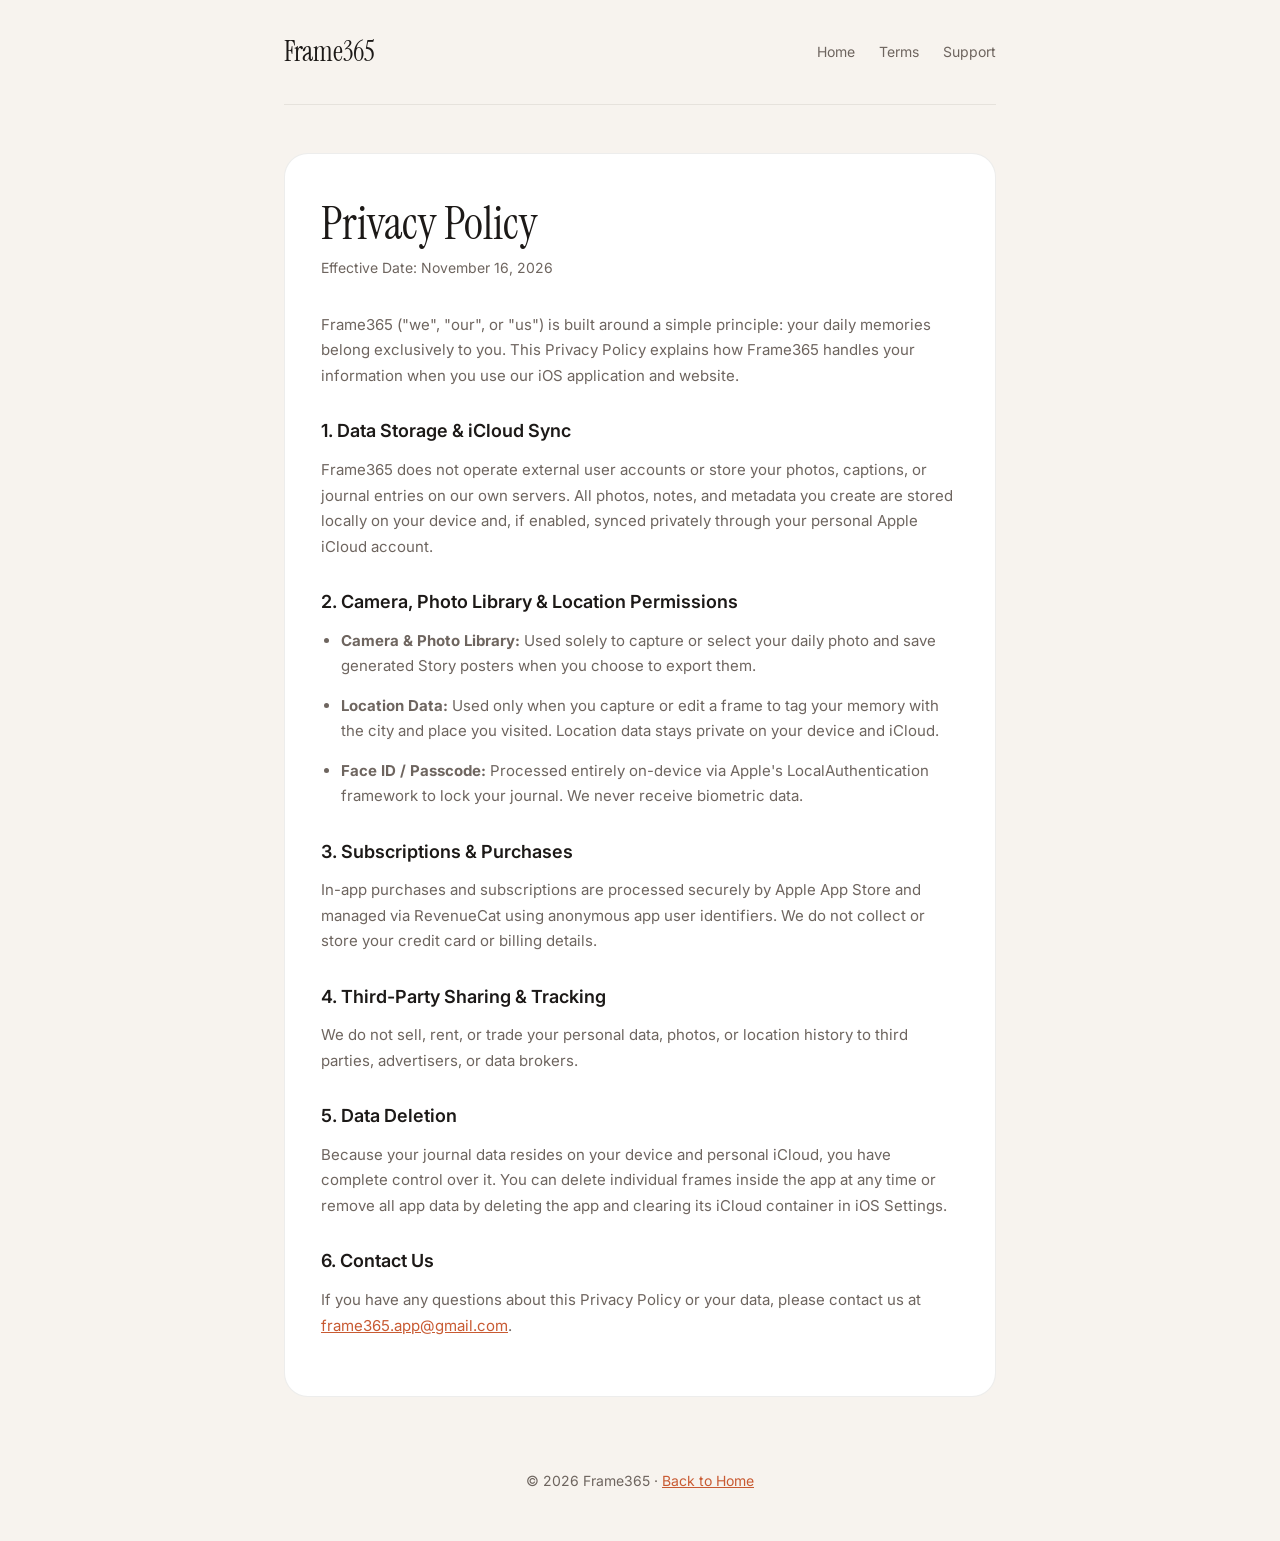
<file: privacy.html>
<!DOCTYPE html>
<html lang="en">
<head>
  <meta charset="UTF-8" />
  <meta name="viewport" content="width=device-width, initial-scale=1.0" />
  <title>Privacy Policy — Frame365</title>
  <link rel="canonical" href="https://frame365.vercel.app/privacy" />
  <link rel="preconnect" href="https://fonts.googleapis.com" />
  <link rel="preconnect" href="https://fonts.gstatic.com" crossorigin />
  <link href="https://fonts.googleapis.com/css2?family=Instrument+Serif:ital@0;1&family=Inter:wght@400;500;600&display=swap" rel="stylesheet" />
  <style>
    :root { --bg: #F7F3EE; --surface: #FFFFFF; --ink: #1C1917; --muted: #6E655F; --accent: #C85A32; --border: rgba(28, 25, 23, 0.08); }
    * { box-sizing: border-box; margin: 0; padding: 0; }
    body { background: var(--bg); color: var(--ink); font-family: 'Inter', -apple-system, sans-serif; line-height: 1.7; }
    .container { max-width: 760px; margin: 0 auto; padding: 0 24px; }
    header { padding: 28px 0; display: flex; justify-content: space-between; align-items: center; border-bottom: 1px solid var(--border); }
    .brand { font-family: 'Instrument Serif', Georgia, serif; font-size: 28px; color: var(--ink); text-decoration: none; }
    nav a { color: var(--muted); text-decoration: none; font-size: 14px; margin-left: 20px; }
    .doc { background: var(--surface); border: 1px solid var(--border); border-radius: 24px; padding: 44px 36px; margin: 48px 0; }
    h1 { font-family: 'Instrument Serif', Georgia, serif; font-size: 46px; font-weight: 400; line-height: 1.1; margin-bottom: 8px; }
    .updated { color: var(--muted); font-size: 14px; margin-bottom: 32px; }
    h2 { font-size: 18px; font-weight: 600; margin: 28px 0 10px; color: var(--ink); }
    p, li { color: var(--muted); font-size: 15px; margin-bottom: 14px; }
    ul { padding-left: 20px; margin-bottom: 16px; }
    a { color: var(--accent); }
    footer { padding: 24px 0 48px; text-align: center; color: var(--muted); font-size: 14px; }
  </style>
</head>
<body>
  <div class="container">
    <header>
      <a href="/" class="brand">Frame365</a>
      <nav>
        <a href="/">Home</a>
        <a href="/terms">Terms</a>
        <a href="/support">Support</a>
      </nav>
    </header>

    <article class="doc">
      <h1>Privacy Policy</h1>
      <div class="updated">Effective Date: November 16, 2026</div>

      <p>Frame365 ("we", "our", or "us") is built around a simple principle: your daily memories belong exclusively to you. This Privacy Policy explains how Frame365 handles your information when you use our iOS application and website.</p>

      <h2>1. Data Storage &amp; iCloud Sync</h2>
      <p>Frame365 does not operate external user accounts or store your photos, captions, or journal entries on our own servers. All photos, notes, and metadata you create are stored locally on your device and, if enabled, synced privately through your personal Apple iCloud account.</p>

      <h2>2. Camera, Photo Library &amp; Location Permissions</h2>
      <ul>
        <li><strong>Camera &amp; Photo Library:</strong> Used solely to capture or select your daily photo and save generated Story posters when you choose to export them.</li>
        <li><strong>Location Data:</strong> Used only when you capture or edit a frame to tag your memory with the city and place you visited. Location data stays private on your device and iCloud.</li>
        <li><strong>Face ID / Passcode:</strong> Processed entirely on-device via Apple's LocalAuthentication framework to lock your journal. We never receive biometric data.</li>
      </ul>

      <h2>3. Subscriptions &amp; Purchases</h2>
      <p>In-app purchases and subscriptions are processed securely by Apple App Store and managed via RevenueCat using anonymous app user identifiers. We do not collect or store your credit card or billing details.</p>

      <h2>4. Third-Party Sharing &amp; Tracking</h2>
      <p>We do not sell, rent, or trade your personal data, photos, or location history to third parties, advertisers, or data brokers.</p>

      <h2>5. Data Deletion</h2>
      <p>Because your journal data resides on your device and personal iCloud, you have complete control over it. You can delete individual frames inside the app at any time or remove all app data by deleting the app and clearing its iCloud container in iOS Settings.</p>

      <h2>6. Contact Us</h2>
      <p>If you have any questions about this Privacy Policy or your data, please contact us at <a href="mailto:frame365.app@gmail.com">frame365.app@gmail.com</a>.</p>
    </article>

    <footer>&copy; 2026 Frame365 &middot; <a href="/">Back to Home</a></footer>
  </div>
</body>
</html>
</file>
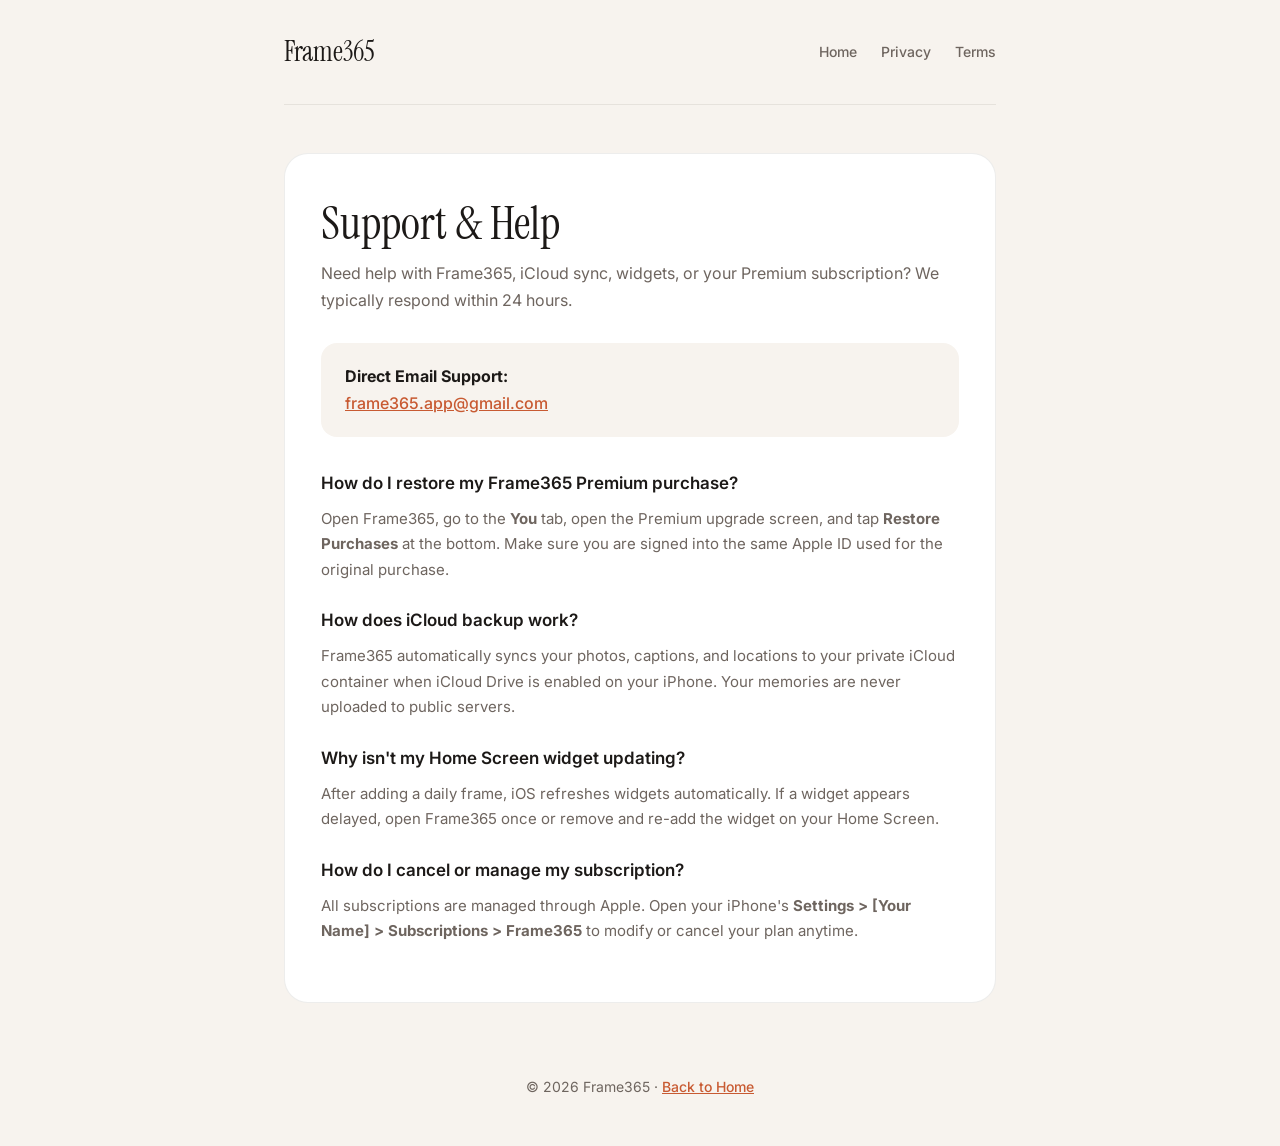
<file: support.html>
<!DOCTYPE html>
<html lang="en">
<head>
  <meta charset="UTF-8" />
  <meta name="viewport" content="width=device-width, initial-scale=1.0" />
  <title>Support &amp; FAQ — Frame365</title>
  <link rel="canonical" href="https://frame365.vercel.app/support" />
  <link rel="preconnect" href="https://fonts.googleapis.com" />
  <link rel="preconnect" href="https://fonts.gstatic.com" crossorigin />
  <link href="https://fonts.googleapis.com/css2?family=Instrument+Serif:ital@0;1&family=Inter:wght@400;500;600&display=swap" rel="stylesheet" />
  <style>
    :root { --bg: #F7F3EE; --surface: #FFFFFF; --ink: #1C1917; --muted: #6E655F; --accent: #C85A32; --border: rgba(28, 25, 23, 0.08); }
    * { box-sizing: border-box; margin: 0; padding: 0; }
    body { background: var(--bg); color: var(--ink); font-family: 'Inter', -apple-system, sans-serif; line-height: 1.7; }
    .container { max-width: 760px; margin: 0 auto; padding: 0 24px; }
    header { padding: 28px 0; display: flex; justify-content: space-between; align-items: center; border-bottom: 1px solid var(--border); }
    .brand { font-family: 'Instrument Serif', Georgia, serif; font-size: 28px; color: var(--ink); text-decoration: none; }
    nav a { color: var(--muted); text-decoration: none; font-size: 14px; margin-left: 20px; }
    .doc { background: var(--surface); border: 1px solid var(--border); border-radius: 24px; padding: 44px 36px; margin: 48px 0; }
    h1 { font-family: 'Instrument Serif', Georgia, serif; font-size: 46px; font-weight: 400; line-height: 1.1; margin-bottom: 12px; }
    .lead { color: var(--muted); font-size: 16px; margin-bottom: 28px; }
    .contact-box { background: var(--bg); border-radius: 16px; padding: 20px 24px; margin-bottom: 32px; }
    h2 { font-size: 17px; font-weight: 600; margin: 24px 0 8px; color: var(--ink); }
    p { color: var(--muted); font-size: 15px; margin-bottom: 14px; }
    a { color: var(--accent); font-weight: 500; }
    footer { padding: 24px 0 48px; text-align: center; color: var(--muted); font-size: 14px; }
  </style>
</head>
<body>
  <div class="container">
    <header>
      <a href="/" class="brand">Frame365</a>
      <nav>
        <a href="/">Home</a>
        <a href="/privacy">Privacy</a>
        <a href="/terms">Terms</a>
      </nav>
    </header>

    <article class="doc">
      <h1>Support &amp; Help</h1>
      <p class="lead">Need help with Frame365, iCloud sync, widgets, or your Premium subscription? We typically respond within 24 hours.</p>

      <div class="contact-box">
        <strong>Direct Email Support:</strong><br />
        <a href="mailto:frame365.app@gmail.com">frame365.app@gmail.com</a>
      </div>

      <h2>How do I restore my Frame365 Premium purchase?</h2>
      <p>Open Frame365, go to the <strong>You</strong> tab, open the Premium upgrade screen, and tap <strong>Restore Purchases</strong> at the bottom. Make sure you are signed into the same Apple ID used for the original purchase.</p>

      <h2>How does iCloud backup work?</h2>
      <p>Frame365 automatically syncs your photos, captions, and locations to your private iCloud container when iCloud Drive is enabled on your iPhone. Your memories are never uploaded to public servers.</p>

      <h2>Why isn't my Home Screen widget updating?</h2>
      <p>After adding a daily frame, iOS refreshes widgets automatically. If a widget appears delayed, open Frame365 once or remove and re-add the widget on your Home Screen.</p>

      <h2>How do I cancel or manage my subscription?</h2>
      <p>All subscriptions are managed through Apple. Open your iPhone's <strong>Settings &gt; [Your Name] &gt; Subscriptions &gt; Frame365</strong> to modify or cancel your plan anytime.</p>
    </article>

    <footer>&copy; 2026 Frame365 &middot; <a href="/">Back to Home</a></footer>
  </div>
</body>
</html>
</file>
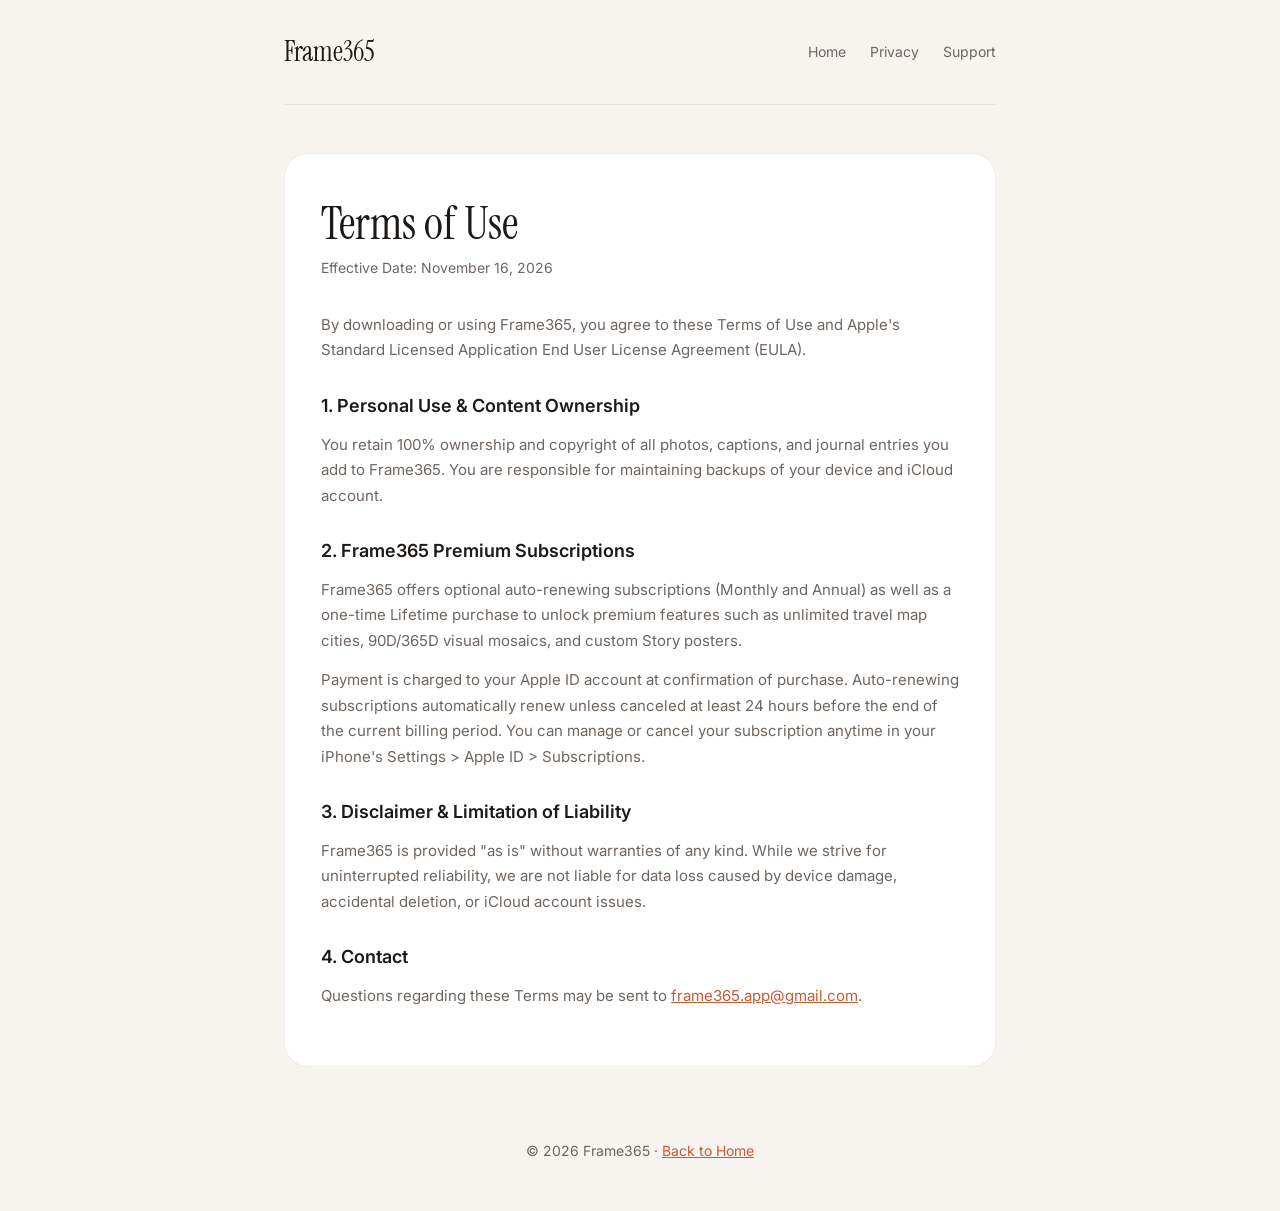
<file: terms.html>
<!DOCTYPE html>
<html lang="en">
<head>
  <meta charset="UTF-8" />
  <meta name="viewport" content="width=device-width, initial-scale=1.0" />
  <title>Terms of Use — Frame365</title>
  <link rel="canonical" href="https://frame365.vercel.app/terms" />
  <link rel="preconnect" href="https://fonts.googleapis.com" />
  <link rel="preconnect" href="https://fonts.gstatic.com" crossorigin />
  <link href="https://fonts.googleapis.com/css2?family=Instrument+Serif:ital@0;1&family=Inter:wght@400;500;600&display=swap" rel="stylesheet" />
  <style>
    :root { --bg: #F7F3EE; --surface: #FFFFFF; --ink: #1C1917; --muted: #6E655F; --accent: #C85A32; --border: rgba(28, 25, 23, 0.08); }
    * { box-sizing: border-box; margin: 0; padding: 0; }
    body { background: var(--bg); color: var(--ink); font-family: 'Inter', -apple-system, sans-serif; line-height: 1.7; }
    .container { max-width: 760px; margin: 0 auto; padding: 0 24px; }
    header { padding: 28px 0; display: flex; justify-content: space-between; align-items: center; border-bottom: 1px solid var(--border); }
    .brand { font-family: 'Instrument Serif', Georgia, serif; font-size: 28px; color: var(--ink); text-decoration: none; }
    nav a { color: var(--muted); text-decoration: none; font-size: 14px; margin-left: 20px; }
    .doc { background: var(--surface); border: 1px solid var(--border); border-radius: 24px; padding: 44px 36px; margin: 48px 0; }
    h1 { font-family: 'Instrument Serif', Georgia, serif; font-size: 46px; font-weight: 400; line-height: 1.1; margin-bottom: 8px; }
    .updated { color: var(--muted); font-size: 14px; margin-bottom: 32px; }
    h2 { font-size: 18px; font-weight: 600; margin: 28px 0 10px; color: var(--ink); }
    p { color: var(--muted); font-size: 15px; margin-bottom: 14px; }
    a { color: var(--accent); }
    footer { padding: 24px 0 48px; text-align: center; color: var(--muted); font-size: 14px; }
  </style>
</head>
<body>
  <div class="container">
    <header>
      <a href="/" class="brand">Frame365</a>
      <nav>
        <a href="/">Home</a>
        <a href="/privacy">Privacy</a>
        <a href="/support">Support</a>
      </nav>
    </header>

    <article class="doc">
      <h1>Terms of Use</h1>
      <div class="updated">Effective Date: November 16, 2026</div>

      <p>By downloading or using Frame365, you agree to these Terms of Use and Apple's Standard Licensed Application End User License Agreement (EULA).</p>

      <h2>1. Personal Use &amp; Content Ownership</h2>
      <p>You retain 100% ownership and copyright of all photos, captions, and journal entries you add to Frame365. You are responsible for maintaining backups of your device and iCloud account.</p>

      <h2>2. Frame365 Premium Subscriptions</h2>
      <p>Frame365 offers optional auto-renewing subscriptions (Monthly and Annual) as well as a one-time Lifetime purchase to unlock premium features such as unlimited travel map cities, 90D/365D visual mosaics, and custom Story posters.</p>
      <p>Payment is charged to your Apple ID account at confirmation of purchase. Auto-renewing subscriptions automatically renew unless canceled at least 24 hours before the end of the current billing period. You can manage or cancel your subscription anytime in your iPhone's Settings &gt; Apple ID &gt; Subscriptions.</p>

      <h2>3. Disclaimer &amp; Limitation of Liability</h2>
      <p>Frame365 is provided "as is" without warranties of any kind. While we strive for uninterrupted reliability, we are not liable for data loss caused by device damage, accidental deletion, or iCloud account issues.</p>

      <h2>4. Contact</h2>
      <p>Questions regarding these Terms may be sent to <a href="mailto:frame365.app@gmail.com">frame365.app@gmail.com</a>.</p>
    </article>

    <footer>&copy; 2026 Frame365 &middot; <a href="/">Back to Home</a></footer>
  </div>
</body>
</html>
</file>
<file: styles.css>
/* ==========================================================================
   Frame365 — Warm Archival Editorial & Scrollytelling Design System
   ========================================================================== */

:root {
  --bg-primary: #F7F5F0;
  --bg-surface: #FFFFFF;
  --bg-surface-alt: #EFECE6;
  --ink-primary: #1C1B18;
  --ink-secondary: #5C5850;
  --accent: #C84B31;
  --accent-hover: #B23E26;
  --accent-soft: rgba(200, 75, 49, 0.10);
  --border-hairline: rgba(28, 27, 24, 0.08);
  --border-strong: rgba(28, 27, 24, 0.14);

  --shadow-nav: 0 10px 30px rgba(28, 27, 24, 0.06), 0 1px 3px rgba(28, 27, 24, 0.04);
  --shadow-card: 0 14px 38px rgba(28, 27, 24, 0.06), 0 2px 6px rgba(28, 27, 24, 0.03);
  --shadow-phone: 0 30px 60px rgba(28, 27, 24, 0.14), 0 10px 24px rgba(28, 27, 24, 0.08);

  --font-serif: 'Instrument Serif', Georgia, serif;
  --font-sans: 'Inter', -apple-system, BlinkMacSystemFont, 'Segoe UI', sans-serif;

  --container-max: 1140px;
  --ease-editorial: cubic-bezier(0.22, 1, 0.36, 1);
}

*,
*::before,
*::after {
  box-sizing: border-box;
}

html {
  scroll-behavior: smooth;
  overflow-x: clip;
  -webkit-font-smoothing: antialiased;
  -moz-osx-font-smoothing: grayscale;
  text-rendering: optimizeLegibility;
}

body {
  margin: 0;
  overflow-x: clip;
  background-color: var(--bg-primary);
  color: var(--ink-primary);
  font-family: var(--font-sans);
  font-size: 16px;
  line-height: 1.65;
}

img {
  display: block;
  max-width: 100%;
}

a {
  color: inherit;
  text-decoration: none;
}

button {
  font: inherit;
  color: inherit;
  background: none;
  border: none;
  padding: 0;
  cursor: pointer;
}

:focus-visible {
  outline: 2px solid var(--accent);
  outline-offset: 3px;
}

.container {
  width: 100%;
  max-width: var(--container-max);
  margin-inline: auto;
  padding-inline: 24px;
}

.editorial-heading {
  font-family: var(--font-serif);
  font-weight: 400;
  letter-spacing: -0.022em;
  line-height: 1.06;
  color: var(--ink-primary);
  margin: 0;
}

.editorial-heading em {
  font-style: italic;
  color: var(--accent);
}

.eyebrow {
  display: inline-flex;
  align-items: center;
  gap: 8px;
  font-family: var(--font-sans);
  font-size: 11px;
  font-weight: 600;
  letter-spacing: 0.14em;
  text-transform: uppercase;
  color: var(--accent);
}

/* ==========================================================================
   1. Floating Rounded Top Navbar
   ========================================================================== */

.site-header {
  position: sticky;
  top: 0;
  z-index: 120;
  padding: 16px 20px 0;
  pointer-events: none;
}

.navbar {
  pointer-events: auto;
  max-width: 1140px;
  margin: 0 auto;
  padding: 11px 16px 11px 20px;
  border-radius: 16px;
  background-color: rgba(255, 255, 255, 0.90);
  backdrop-filter: blur(18px);
  -webkit-backdrop-filter: blur(18px);
  border: 1px solid var(--border-hairline);
  box-shadow: var(--shadow-nav);
  display: flex;
  align-items: center;
  justify-content: space-between;
  gap: 20px;
}

.brand {
  display: inline-flex;
  align-items: center;
  gap: 11px;
  flex-shrink: 0;
}

.brand-icon {
  width: 32px;
  height: 32px;
  flex-shrink: 0;
}

.brand-text {
  display: flex;
  flex-direction: column;
  line-height: 1.1;
}

.brand-wordmark {
  font-family: var(--font-serif);
  font-size: 22px;
  font-weight: 400;
  letter-spacing: -0.02em;
  color: var(--ink-primary);
}

.brand-subtitle {
  font-size: 10.5px;
  font-weight: 500;
  letter-spacing: 0.04em;
  color: var(--ink-secondary);
}

.nav-right {
  display: flex;
  align-items: center;
  gap: 26px;
}

.nav-links {
  display: none;
  align-items: center;
  gap: 26px;
  list-style: none;
  margin: 0;
  padding: 0;
}

.nav-links a {
  font-size: 14px;
  font-weight: 500;
  color: var(--ink-secondary);
  transition: color 0.2s ease;
}

.nav-links a:hover {
  color: var(--ink-primary);
}

.nav-pill-cta {
  display: inline-flex;
  align-items: center;
  gap: 7px;
  padding: 9px 18px;
  border-radius: 999px;
  background-color: var(--ink-primary);
  color: #FFFFFF;
  font-size: 13.5px;
  font-weight: 500;
  letter-spacing: -0.01em;
  white-space: nowrap;
  transition: background-color 0.2s ease, transform 0.2s var(--ease-editorial);
}

.nav-pill-cta:hover {
  background-color: var(--accent);
  transform: translateY(-1px);
}

.nav-menu-toggle {
  display: inline-flex;
  align-items: center;
  justify-content: center;
  width: 36px;
  height: 36px;
  border-radius: 10px;
  border: 1px solid var(--border-hairline);
  background-color: var(--bg-primary);
  color: var(--ink-primary);
}

.mobile-drawer {
  pointer-events: auto;
  max-width: 1140px;
  margin: 10px auto 0;
  padding: 14px 18px;
  border-radius: 16px;
  background-color: rgba(255, 255, 255, 0.96);
  backdrop-filter: blur(18px);
  -webkit-backdrop-filter: blur(18px);
  border: 1px solid var(--border-hairline);
  box-shadow: var(--shadow-nav);
}

.mobile-drawer[hidden] {
  display: none;
}

.mobile-drawer-list {
  list-style: none;
  margin: 0;
  padding: 0;
}

.mobile-drawer-list a {
  display: block;
  padding: 10px 4px;
  font-size: 15px;
  font-weight: 500;
  color: var(--ink-primary);
  border-bottom: 1px solid var(--border-hairline);
}

.mobile-drawer-list li:last-child a {
  border-bottom: none;
}

@media (min-width: 900px) {
  .nav-links {
    display: flex;
  }

  .nav-menu-toggle,
  .mobile-drawer {
    display: none !important;
  }
}

/* ==========================================================================
   2. Split Hero with 3 Layered iPhones & Organic Ribbon Background
   ========================================================================== */

.hero-section {
  position: relative;
  padding-top: clamp(44px, 6vw, 76px);
  padding-bottom: clamp(64px, 8vw, 112px);
  overflow: hidden;
}

.hero-ribbon-bg {
  position: absolute;
  inset: 0;
  z-index: 0;
  pointer-events: none;
  overflow: hidden;
}

.hero-ribbon-svg {
  width: 100%;
  height: 100%;
  min-width: 1100px;
  object-fit: cover;
}

.hero-grid {
  position: relative;
  z-index: 1;
  display: grid;
  grid-template-columns: 1fr;
  align-items: center;
  gap: 52px;
}

@media (min-width: 900px) {
  .hero-grid {
    grid-template-columns: minmax(0, 1.02fr) minmax(0, 0.98fr);
    gap: 44px;
  }
}

.hero-copy {
  max-width: 540px;
}

.hero-pill {
  display: inline-flex;
  align-items: center;
  padding: 6px 13px;
  border-radius: 999px;
  background-color: rgba(255, 255, 255, 0.85);
  border: 1px solid var(--border-hairline);
  font-size: 11px;
  font-weight: 600;
  letter-spacing: 0.13em;
  text-transform: uppercase;
  color: var(--ink-secondary);
}

.hero-title {
  margin-top: 22px;
  font-size: clamp(46px, 5.4vw, 64px);
  line-height: 1.02;
  letter-spacing: -0.026em;
}

.hero-description {
  margin: 22px 0 0;
  font-size: 17px;
  line-height: 1.64;
  color: var(--ink-secondary);
}

.hero-actions {
  margin-top: 30px;
  display: flex;
  flex-wrap: wrap;
  align-items: center;
  gap: 18px 24px;
}

.apple-badge {
  display: inline-flex;
  align-items: center;
  gap: 12px;
  padding: 12px 22px;
  border-radius: 14px;
  background-color: #0D0D0C;
  color: #FFFFFF;
  box-shadow: 0 14px 28px rgba(28, 27, 24, 0.16);
  transition: transform 0.25s var(--ease-editorial), background-color 0.2s ease, box-shadow 0.25s ease;
}

.apple-badge:hover {
  background-color: var(--accent);
  transform: translateY(-2px);
  box-shadow: 0 18px 34px rgba(200, 75, 49, 0.24);
}

.apple-badge-icon {
  width: 22px;
  height: 26px;
  flex-shrink: 0;
}

.apple-badge-copy {
  display: flex;
  flex-direction: column;
  line-height: 1.15;
}

.apple-badge-kicker {
  font-size: 10px;
  font-weight: 500;
  letter-spacing: 0.03em;
  opacity: 0.86;
}

.apple-badge-title {
  font-size: 16px;
  font-weight: 600;
  letter-spacing: -0.015em;
}

.hero-compare-link {
  font-size: 14.5px;
  font-weight: 500;
  color: var(--ink-primary);
  border-bottom: 1px solid var(--border-strong);
  padding-bottom: 2px;
  transition: color 0.2s ease, border-color 0.2s ease;
}

.hero-compare-link:hover {
  color: var(--accent);
  border-color: var(--accent);
}

/* 3 Layered Staggered iPhone Cascade */
.hero-cascade {
  position: relative;
  width: 100%;
  max-width: 520px;
  height: 440px;
  margin-inline: auto;
}

@media (min-width: 900px) {
  .hero-cascade {
    height: 520px;
    margin-inline: 0;
  }
}

.cascade-phone {
  position: absolute;
  width: 48%;
  max-width: 235px;
  aspect-ratio: 9 / 19.5;
  border-radius: 36px;
  border: 6px solid var(--ink-primary);
  background-color: var(--bg-surface-alt);
  overflow: hidden;
  box-shadow: var(--shadow-phone);
}

.cascade-phone::before {
  content: "";
  position: absolute;
  top: 8px;
  left: 50%;
  transform: translateX(-50%);
  width: 32%;
  height: 15px;
  border-radius: 999px;
  background-color: var(--ink-primary);
  z-index: 2;
  pointer-events: none;
}

.cascade-phone img {
  width: 100%;
  height: 100%;
  object-fit: cover;
  object-position: top center;
}

.cascade-phone--front {
  left: 2%;
  bottom: 0;
  z-index: 3;
}

.cascade-phone--middle {
  left: 27%;
  top: 7%;
  z-index: 2;
  transform: scale(0.95);
}

.cascade-phone--back {
  right: 2%;
  top: 0;
  z-index: 1;
  transform: scale(0.90);
}

@media (min-width: 900px) {
  .cascade-phone {
    border-width: 7px;
    border-radius: 40px;
  }
}

/* ==========================================================================
   3. Sticky Split-Screen Scrollytelling (Desktop) + Stacked Mobile
   ========================================================================== */

.scrolly-section {
  padding-top: clamp(48px, 6vw, 84px);
  padding-bottom: clamp(56px, 7vw, 96px);
  border-top: 1px solid var(--border-hairline);
}

.scrolly-intro {
  max-width: 640px;
  margin-bottom: 36px;
}

.scrolly-intro .editorial-heading {
  margin-top: 12px;
  font-size: clamp(36px, 4.4vw, 52px);
}

.scrolly-container {
  max-width: 1140px;
  margin: 0 auto;
  display: grid;
  grid-template-columns: 1fr;
  align-items: start;
}

.story-sticky-col {
  display: none;
}

.story-step {
  min-height: auto;
  padding: 48px 0;
  display: flex;
  flex-direction: column;
  justify-content: center;
  border-bottom: 1px solid var(--border-hairline);
}

.story-step:last-child {
  border-bottom: none;
}

.story-step-badge {
  display: inline-flex;
  align-items: center;
  gap: 10px;
  margin-bottom: 16px;
}

.story-step-icon {
  width: 40px;
  height: 40px;
  border-radius: 12px;
  background-color: var(--bg-surface);
  border: 1px solid var(--border-hairline);
  box-shadow: 0 4px 12px rgba(28, 27, 24, 0.04);
  display: inline-flex;
  align-items: center;
  justify-content: center;
  color: var(--accent);
}

.story-step-tag {
  font-size: 11px;
  font-weight: 600;
  letter-spacing: 0.14em;
  text-transform: uppercase;
  color: var(--ink-secondary);
}

.story-step-title {
  font-family: var(--font-serif);
  font-weight: 400;
  font-size: clamp(32px, 4vw, 42px);
  line-height: 1.08;
  letter-spacing: -0.02em;
  color: var(--ink-primary);
  margin: 0;
}

.story-step-body {
  margin: 16px 0 0;
  font-size: 17px;
  line-height: 1.65;
  color: var(--ink-secondary);
  max-width: 470px;
}

/* Mobile inline device (hidden on desktop) */
.story-mobile-device {
  margin: 32px auto 0;
  width: 100%;
  max-width: 260px;
  aspect-ratio: 9 / 19.5;
  border-radius: 38px;
  border: 7px solid var(--ink-primary);
  background-color: var(--bg-surface-alt);
  box-shadow: var(--shadow-phone);
  overflow: hidden;
  position: relative;
}

.story-mobile-device::before {
  content: "";
  position: absolute;
  top: 9px;
  left: 50%;
  transform: translateX(-50%);
  width: 31%;
  height: 16px;
  border-radius: 999px;
  background-color: var(--ink-primary);
  z-index: 2;
  pointer-events: none;
}

.story-mobile-device img {
  width: 100%;
  height: 100%;
  object-fit: cover;
  object-position: top center;
}

@media (min-width: 900px) {
  .scrolly-intro {
    margin-bottom: 12px;
  }

  .scrolly-container {
    grid-template-columns: minmax(0, 1fr) minmax(0, 1fr);
    gap: 32px;
  }

  .story-step {
    min-height: 85vh;
    padding: 0 48px 0 0;
    border-bottom: none;
    opacity: 0.42;
    transition: opacity 0.35s ease;
  }

  .story-step.is-active {
    opacity: 1;
  }

  .story-mobile-device {
    display: none;
  }

  .story-sticky-col {
    position: sticky;
    top: 110px;
    height: calc(100vh - 140px);
    display: flex;
    align-items: center;
    justify-content: center;
  }

  .story-stage {
    position: relative;
    display: flex;
    align-items: flex-start;
    justify-content: center;
    padding-left: 64px;
  }

  .story-counter {
    position: absolute;
    left: 0;
    top: 12px;
    font-family: var(--font-serif);
    font-size: 56px;
    line-height: 1;
    color: var(--ink-primary);
    letter-spacing: -0.03em;
    user-select: none;
    transition: opacity 0.2s ease;
  }

  .story-sticky-phone {
    position: relative;
    width: 300px;
    aspect-ratio: 9 / 19.5;
    border-radius: 44px;
    border: 8px solid var(--ink-primary);
    background-color: var(--bg-surface-alt);
    box-shadow: var(--shadow-phone);
    overflow: hidden;
  }

  .story-sticky-phone::before {
    content: "";
    position: absolute;
    top: 10px;
    left: 50%;
    transform: translateX(-50%);
    width: 31%;
    height: 19px;
    border-radius: 999px;
    background-color: var(--ink-primary);
    z-index: 4;
    pointer-events: none;
  }

  .story-sticky-img {
    position: absolute;
    inset: 0;
    width: 100%;
    height: 100%;
    object-fit: cover;
    object-position: top center;
    opacity: 0;
    transition: opacity 0.45s ease;
  }

  .story-sticky-img.is-active {
    opacity: 1;
    z-index: 2;
  }
}

/* ==========================================================================
   4. Transparent Pricing Section
   ========================================================================== */

.pricing-section {
  padding-block: clamp(72px, 9vw, 116px);
  border-top: 1px solid var(--border-hairline);
}

.section-header {
  max-width: 680px;
  margin-inline: auto;
  text-align: center;
  margin-bottom: clamp(44px, 6vw, 68px);
}

.section-header .editorial-heading {
  margin-top: 12px;
  font-size: clamp(36px, 4.6vw, 54px);
}

.section-header p {
  margin: 16px auto 0;
  max-width: 540px;
  font-size: 16.5px;
  color: var(--ink-secondary);
}

.pricing-grid {
  max-width: 1140px;
  margin: 0 auto;
  display: grid;
  grid-template-columns: 1fr;
  gap: 20px;
  align-items: stretch;
}

@media (min-width: 900px) {
  .pricing-grid {
    grid-template-columns: repeat(3, minmax(0, 1fr));
    gap: 22px;
  }
}

.pricing-card {
  position: relative;
  display: flex;
  flex-direction: column;
  padding: 32px 28px;
  border-radius: 24px;
  background-color: var(--bg-surface);
  border: 1px solid var(--border-hairline);
  box-shadow: var(--shadow-card);
}

.pricing-card--popular {
  border-color: rgba(200, 75, 49, 0.36);
  box-shadow: 0 20px 48px rgba(200, 75, 49, 0.10), 0 4px 12px rgba(28, 27, 24, 0.04);
}

.pricing-badge {
  position: absolute;
  top: 24px;
  right: 24px;
  padding: 5px 11px;
  border-radius: 999px;
  background-color: var(--accent-soft);
  color: var(--accent);
  font-size: 11px;
  font-weight: 600;
  letter-spacing: 0.06em;
  text-transform: uppercase;
}

.pricing-tier {
  margin: 0;
  font-size: 12.5px;
  font-weight: 600;
  letter-spacing: 0.1em;
  text-transform: uppercase;
  color: var(--ink-secondary);
}

.pricing-price {
  margin-top: 14px;
  display: flex;
  align-items: baseline;
  gap: 8px;
  flex-wrap: wrap;
}

.pricing-amount {
  font-family: var(--font-serif);
  font-size: 46px;
  line-height: 1;
  letter-spacing: -0.02em;
  color: var(--ink-primary);
}

.pricing-cadence {
  font-size: 14px;
  color: var(--ink-secondary);
}

.pricing-subnote {
  margin: 6px 0 0;
  font-size: 13px;
  color: var(--ink-secondary);
}

.pricing-divider {
  height: 1px;
  background-color: var(--border-hairline);
  margin-block: 22px;
}

.pricing-features {
  list-style: none;
  margin: 0;
  padding: 0;
  display: flex;
  flex-direction: column;
  gap: 11px;
  flex: 1;
}

.pricing-features li {
  display: flex;
  align-items: flex-start;
  gap: 10px;
  font-size: 14px;
  line-height: 1.45;
  color: var(--ink-primary);
}

.pricing-check {
  width: 16px;
  height: 16px;
  margin-top: 2px;
  flex-shrink: 0;
  color: var(--accent);
}

.pricing-cta {
  margin-top: 28px;
  display: inline-flex;
  align-items: center;
  justify-content: center;
  width: 100%;
  padding: 13px 18px;
  border-radius: 999px;
  font-size: 14px;
  font-weight: 600;
  transition: background-color 0.2s ease, transform 0.2s var(--ease-editorial);
}

.pricing-cta--primary {
  background-color: var(--accent);
  color: #FFFFFF;
}

.pricing-cta--primary:hover {
  background-color: var(--accent-hover);
  transform: translateY(-1px);
}

.pricing-cta--secondary {
  background-color: var(--bg-primary);
  color: var(--ink-primary);
  border: 1px solid var(--border-strong);
}

.pricing-cta--secondary:hover {
  background-color: var(--bg-surface-alt);
  transform: translateY(-1px);
}

/* ==========================================================================
   5. LLM-Optimized FAQ Accordion (<details> + <summary>)
   ========================================================================== */

.faq-section {
  padding-block: clamp(72px, 9vw, 116px);
  border-top: 1px solid var(--border-hairline);
}

.faq-list {
  max-width: 780px;
  margin-inline: auto;
  display: flex;
  flex-direction: column;
  gap: 12px;
}

.faq-item {
  border-radius: 18px;
  background-color: var(--bg-surface);
  border: 1px solid var(--border-hairline);
  box-shadow: 0 4px 16px rgba(28, 27, 24, 0.03);
  overflow: hidden;
}

.faq-summary {
  list-style: none;
  display: flex;
  align-items: center;
  justify-content: space-between;
  gap: 18px;
  padding: 21px 24px;
  font-size: 16.5px;
  font-weight: 600;
  line-height: 1.4;
  color: var(--ink-primary);
  cursor: pointer;
}

.faq-summary::-webkit-details-marker {
  display: none;
}

.faq-plus {
  width: 26px;
  height: 26px;
  border-radius: 50%;
  background-color: var(--bg-primary);
  border: 1px solid var(--border-hairline);
  display: inline-flex;
  align-items: center;
  justify-content: center;
  flex-shrink: 0;
  position: relative;
  transition: background-color 0.2s ease, border-color 0.2s ease;
}

.faq-plus::before,
.faq-plus::after {
  content: "";
  position: absolute;
  background-color: var(--ink-primary);
  border-radius: 1px;
  transition: transform 0.25s var(--ease-editorial), opacity 0.2s ease, background-color 0.2s ease;
}

.faq-plus::before {
  width: 10px;
  height: 1.5px;
}

.faq-plus::after {
  width: 1.5px;
  height: 10px;
}

.faq-item[open] .faq-plus {
  background-color: var(--accent-soft);
  border-color: rgba(200, 75, 49, 0.25);
}

.faq-item[open] .faq-plus::before,
.faq-item[open] .faq-plus::after {
  background-color: var(--accent);
}

.faq-item[open] .faq-plus::after {
  transform: rotate(90deg);
  opacity: 0;
}

.faq-answer {
  padding: 0 24px 22px;
}

.faq-answer p {
  margin: 0;
  font-size: 15px;
  line-height: 1.68;
  color: var(--ink-secondary);
}

/* ==========================================================================
   6. Minimal Editorial Footer
   ========================================================================== */

.site-footer {
  border-top: 1px solid var(--border-hairline);
  padding-block: 44px 56px;
}

.footer-inner {
  display: flex;
  flex-direction: column;
  gap: 24px;
  align-items: flex-start;
  justify-content: space-between;
}

@media (min-width: 900px) {
  .footer-inner {
    flex-direction: row;
    align-items: center;
  }
}

.footer-tagline {
  margin: 8px 0 0;
  font-size: 13.5px;
  color: var(--ink-secondary);
}

.footer-links {
  list-style: none;
  margin: 0;
  padding: 0;
  display: flex;
  flex-wrap: wrap;
  gap: 12px 24px;
}

.footer-links a {
  font-size: 13.5px;
  font-weight: 500;
  color: var(--ink-secondary);
  transition: color 0.2s ease;
}

.footer-links a:hover {
  color: var(--accent);
}

.footer-bottom {
  margin-top: 28px;
  padding-top: 22px;
  border-top: 1px solid var(--border-hairline);
  display: flex;
  flex-wrap: wrap;
  justify-content: space-between;
  gap: 12px;
  font-size: 13px;
  color: var(--ink-secondary);
}

@media (max-width: 899px) {
  html,
  body {
    overflow-x: hidden;
  }
}

@media (prefers-reduced-motion: reduce) {
  html {
    scroll-behavior: auto;
  }

  .story-sticky-img,
  .story-step,
  .apple-badge,
  .nav-pill-cta,
  .pricing-cta {
    transition: none;
  }
}
</file>
